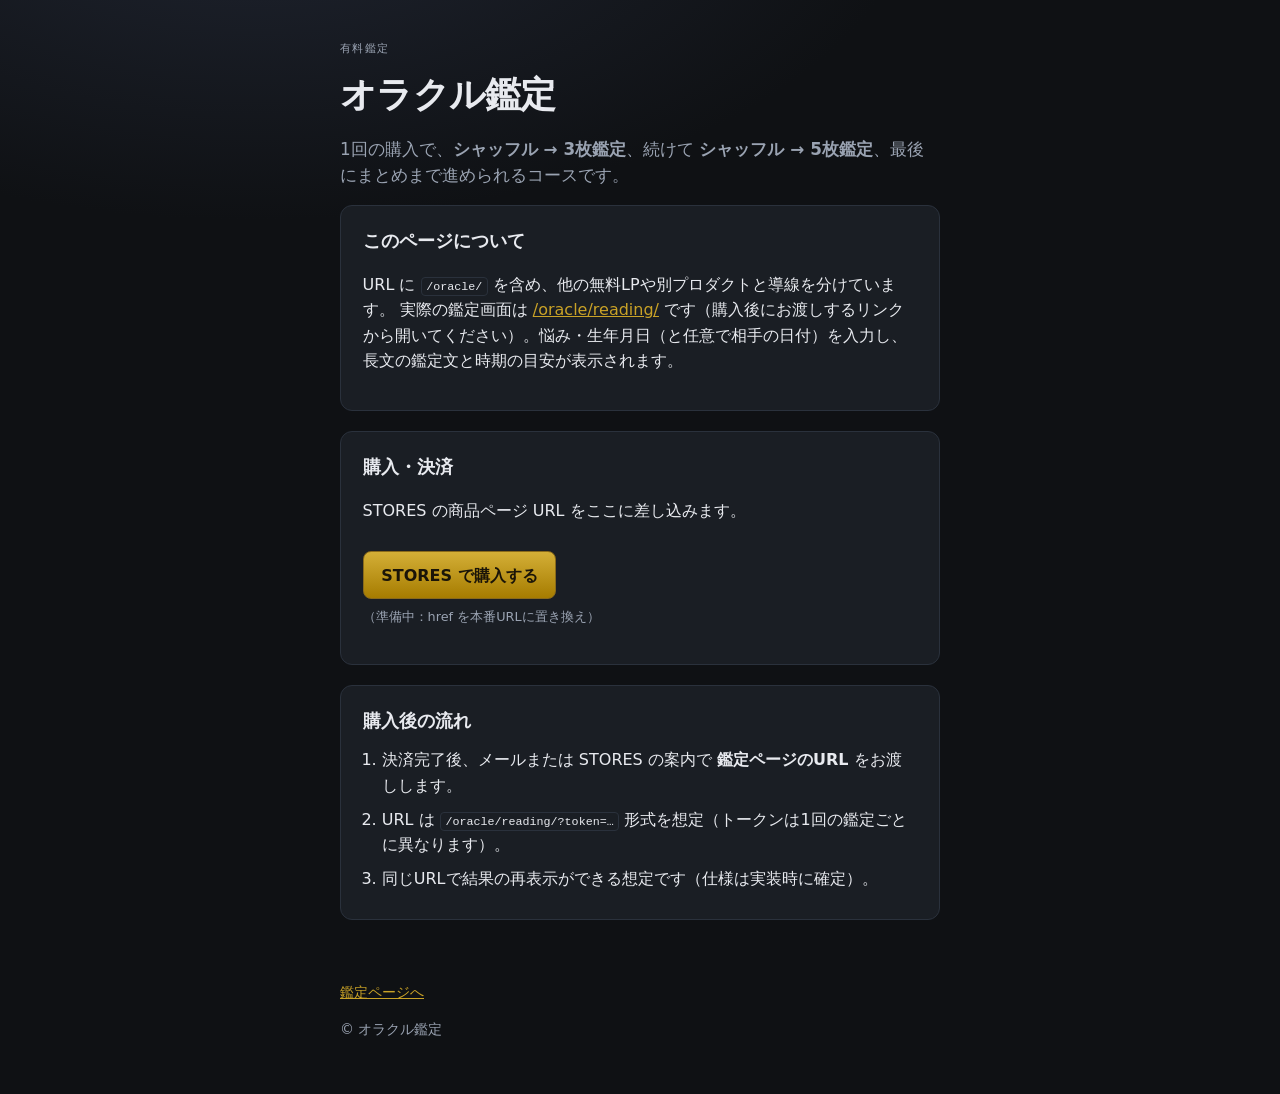
<file: paid-oracle-site-main/index.html>
<!DOCTYPE html>
<html lang="ja">
<head>
  <meta charset="utf-8" />
  <meta name="viewport" content="width=device-width, initial-scale=1" />
  <meta http-equiv="refresh" content="0; url=oracle/" />
  <title>Redirect…</title>
  <link rel="canonical" href="./oracle/" />
</head>
<body>
  <p><a href="./oracle/">オラクル有料LPへ</a></p>
</body>
</html>
</file>
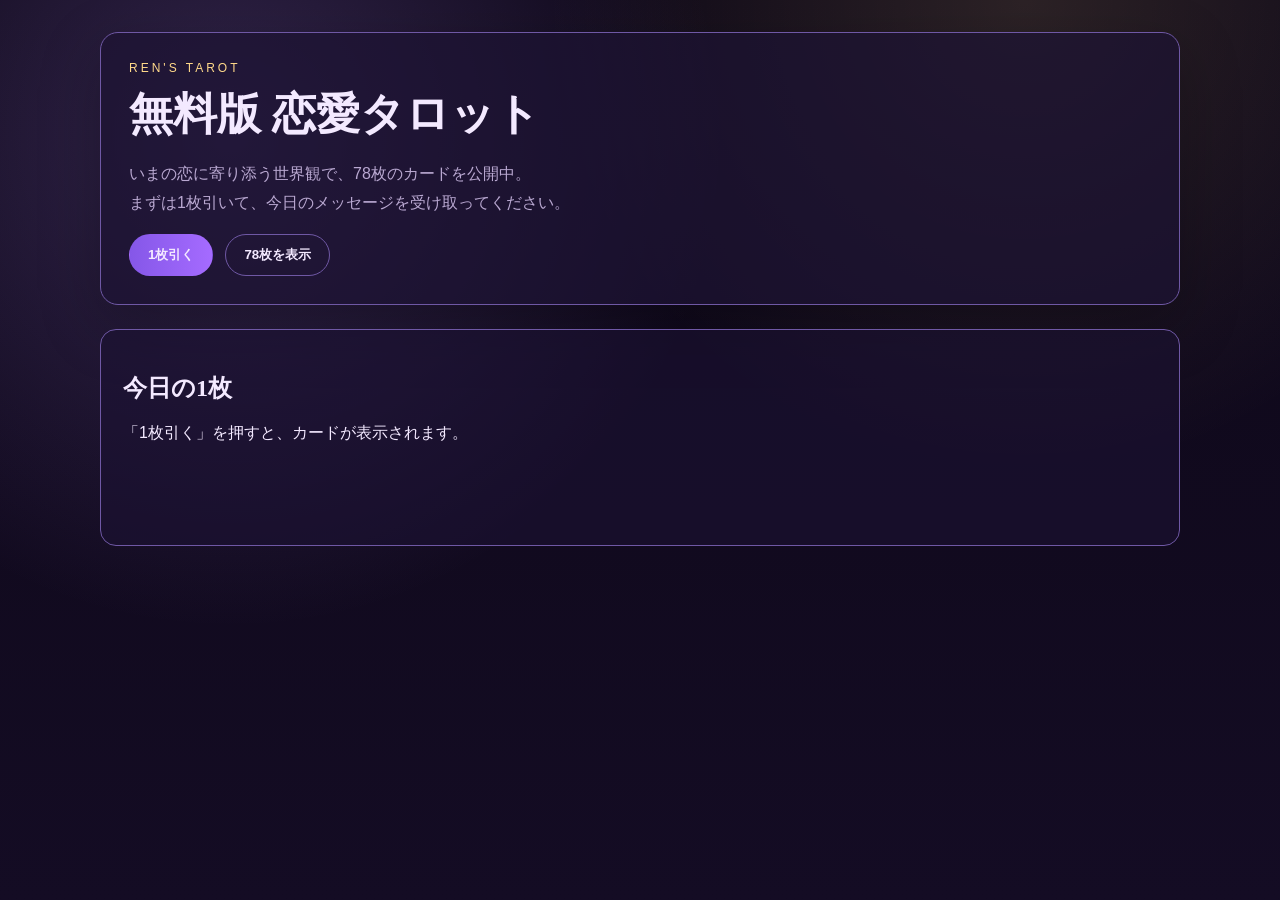
<file: tarot_lp/index.html>
<!doctype html>
<html lang="ja">
  <head>
    <meta charset="UTF-8" />
    <meta name="viewport" content="width=device-width, initial-scale=1.0" />
    <title>無料版LP | れんの恋愛タロット</title>
    <meta
      name="description"
      content="れんの恋愛タロット無料版LP。世界観を合わせたデザインで78枚のカードを一覧・1枚引きできます。"
    />
    <link rel="stylesheet" href="./styles.css" />
  </head>
  <body>
    <main class="page">
      <section class="hero">
        <p class="brand">REN'S TAROT</p>
        <h1>無料版 恋愛タロット</h1>
        <p class="lead">
          いまの恋に寄り添う世界観で、78枚のカードを公開中。<br />
          まずは1枚引いて、今日のメッセージを受け取ってください。
        </p>
        <div class="actions">
          <button id="draw-one" class="btn primary">1枚引く</button>
          <button id="toggle-list" class="btn ghost">78枚を表示</button>
        </div>
      </section>

      <section class="draw">
        <h2>今日の1枚</h2>
        <div id="draw-result" class="draw-result">
          <p>「1枚引く」を押すと、カードが表示されます。</p>
        </div>
      </section>

      <section id="gallery-section" class="gallery-section hidden">
        <h2>78枚カード一覧</h2>
        <p class="small">クリックでカード名を確認できます。</p>
        <div id="gallery" class="gallery"></div>
      </section>
    </main>

    <script src="./app.js"></script>
  </body>
</html>
</file>
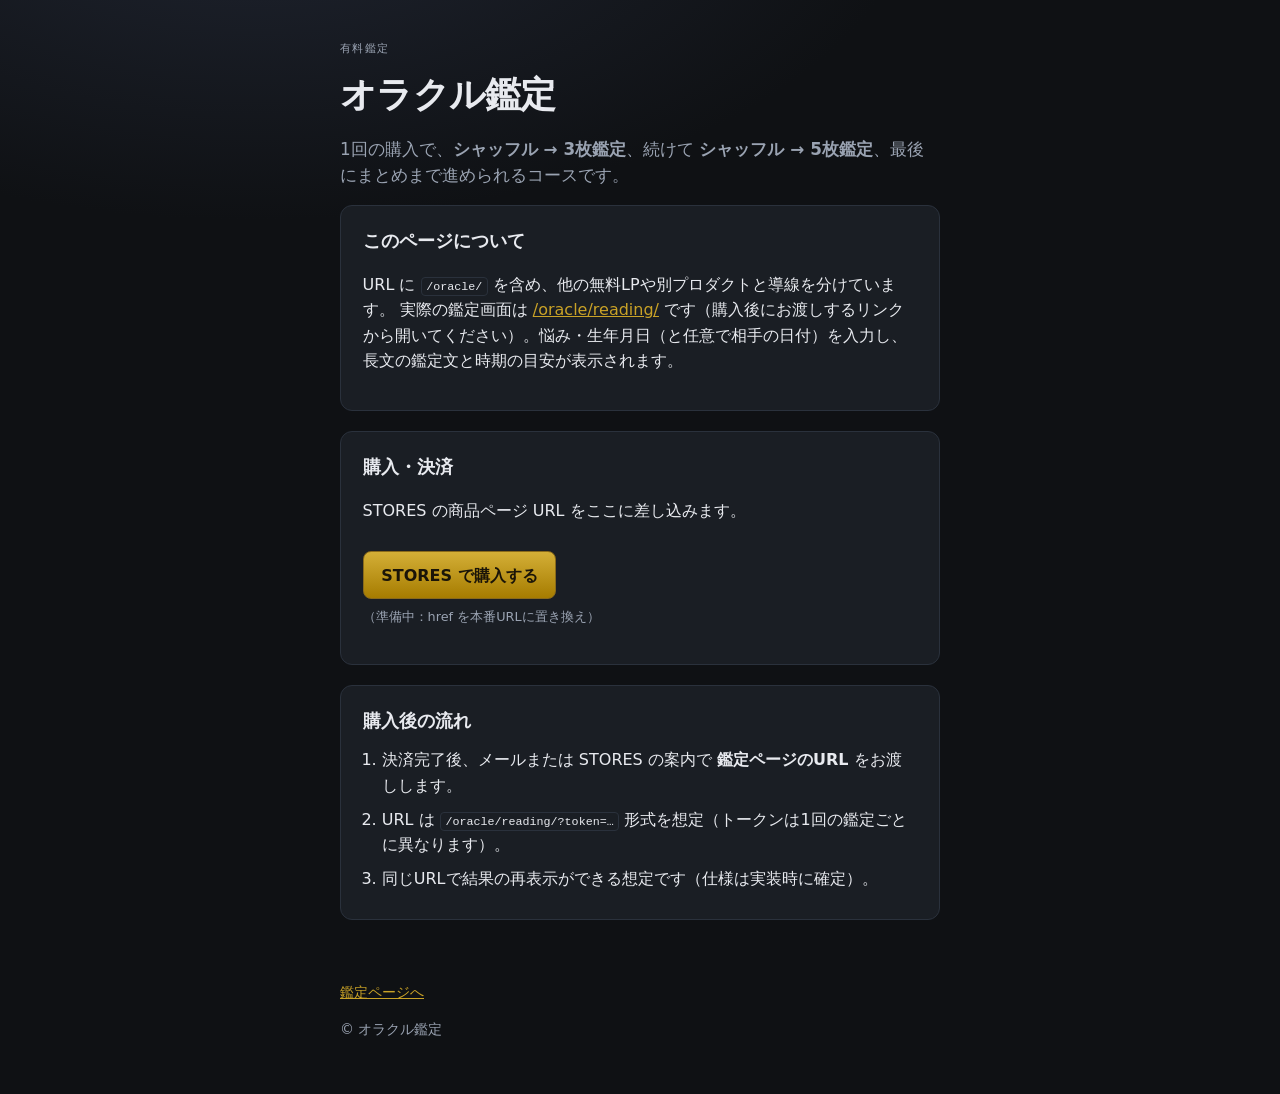
<file: paid-oracle-site-main/oracle/index.html>
<!DOCTYPE html>
<html lang="ja">
<head>
  <meta charset="utf-8" />
  <meta name="viewport" content="width=device-width, initial-scale=1, viewport-fit=cover" />
  <meta name="theme-color" content="#0f1114" />
  <title>オラクル鑑定（有料）｜3枚＋5枚セット</title>
  <meta name="description" content="シャッフルから3枚鑑定、続けて5枚鑑定まで一括の買い切り鑑定。他の無料LPとは別サイト構成です。" />
  <link rel="stylesheet" href="../assets/css/oracle.css" />
</head>
<body class="oracle-page">
  <header class="site-header">
    <p class="eyebrow">有料鑑定</p>
    <h1>オラクル鑑定</h1>
    <p class="lede">
      1回の購入で、<strong>シャッフル → 3枚鑑定</strong>、続けて <strong>シャッフル → 5枚鑑定</strong>、最後にまとめまで進められるコースです。
    </p>
  </header>

  <main class="stack">
    <section class="card">
      <h2>このページについて</h2>
      <p>
        URL に <code>/oracle/</code> を含め、他の無料LPや別プロダクトと導線を分けています。
        実際の鑑定画面は <a href="./reading/">/oracle/reading/</a> です（購入後にお渡しするリンクから開いてください）。悩み・生年月日（と任意で相手の日付）を入力し、長文の鑑定文と時期の目安が表示されます。
      </p>
    </section>

    <section class="card">
      <h2>購入・決済</h2>
      <p>STORES の商品ページ URL をここに差し込みます。</p>
      <p>
        <a class="btn btn-primary" href="#" rel="noopener">STORES で購入する</a>
        <span class="hint">（準備中：href を本番URLに置き換え）</span>
      </p>
    </section>

    <section class="card">
      <h2>購入後の流れ</h2>
      <ol class="steps">
        <li>決済完了後、メールまたは STORES の案内で <strong>鑑定ページのURL</strong> をお渡しします。</li>
        <li>URL は <code>/oracle/reading/?token=…</code> 形式を想定（トークンは1回の鑑定ごとに異なります）。</li>
        <li>同じURLで結果の再表示ができる想定です（仕様は実装時に確定）。</li>
      </ol>
    </section>
  </main>

  <footer class="site-footer">
    <p><a href="./reading/">鑑定ページへ</a></p>
    <p class="small">© オラクル鑑定</p>
  </footer>
</body>
</html>
</file>
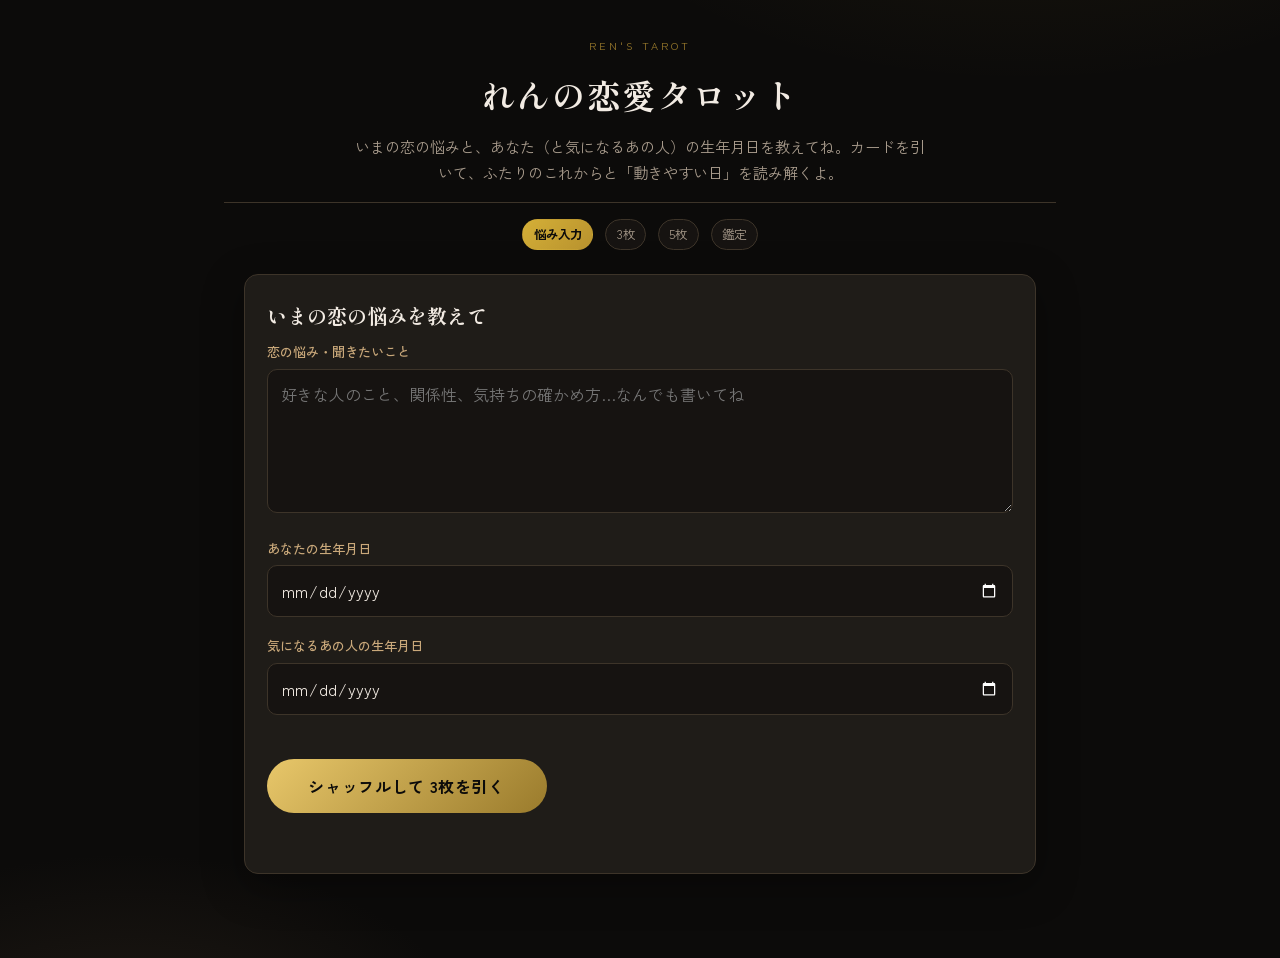
<file: paid-oracle-site-main/oracle/reading/index.html>
<!DOCTYPE html>
<html lang="ja">
<head>
  <meta charset="utf-8" />
  <meta name="viewport" content="width=device-width, initial-scale=1, viewport-fit=cover" />
  <meta name="theme-color" content="#0c0b0a" />
  <meta name="color-scheme" content="dark" />
  <title>れんの恋愛タロット</title>
  <meta name="robots" content="noindex,nofollow" />
  <meta name="description" content="れんがあなたの恋愛を占います。悩みと生年月日からカードを引き、ふたりの関係性と動きやすい時期をお届けします。" />
  <link rel="stylesheet" href="../../assets/css/paid-reading.css" />
</head>
<body class="paid-reading">
  <a class="pr-skip" href="#pr-main">本文へスキップ</a>

  <header class="pr-header">
    <p class="pr-header__badge">REN'S TAROT</p>
    <h1 class="pr-header__title">れんの恋愛タロット</h1>
    <p class="pr-header__sub">いまの恋の悩みと、あなた（と気になるあの人）の生年月日を教えてね。カードを引いて、ふたりのこれからと「動きやすい日」を読み解くよ。</p>
  </header>

  <ol class="pr-steps" aria-label="鑑定の流れ">
    <li id="step-1" class="is-active">悩み入力</li>
    <li id="step-2">3枚</li>
    <li id="step-3">5枚</li>
    <li id="step-4">鑑定</li>
  </ol>

  <main id="pr-main" class="pr-main">
    <section id="phase-intro" class="pr-panel phase" data-phase="intro">
      <h2>いまの恋の悩みを教えて</h2>

      <div class="pr-form-grid">
        <label class="pr-field">
          <span>恋の悩み・聞きたいこと</span>
          <textarea id="concern" class="pr-textarea" rows="5" placeholder="好きな人のこと、関係性、気持ちの確かめ方…なんでも書いてね" maxlength="2000" required></textarea>
        </label>

        <label class="pr-field">
          <span>あなたの生年月日</span>
          <input type="date" id="self-birth" class="pr-input-date" required />
        </label>

        <label class="pr-field">
          <span>気になるあの人の生年月日</span>
          <input type="date" id="partner-birth" class="pr-input-date" />
        </label>
      </div>

      <p id="form-error" class="pr-error" role="alert" aria-live="assertive"></p>
      <button type="button" class="pr-btn" id="btn-start">シャッフルして 3枚を引く</button>
      <p id="shuffle-intro" class="pr-shuffle-msg" aria-live="polite"></p>
    </section>

    <section id="phase-three" class="pr-panel phase is-hidden" data-phase="three" hidden>
      <h2>3枚のカード</h2>
      <p class="pr-panel__lead">いまの状況・壁になっているもの・乗り越えるヒント、の3つだよ。</p>
      <div id="spread-three" class="spread-row" role="list"></div>
      <button type="button" class="pr-btn" id="btn-to-five">残りをシャッフルして 5枚を引く</button>
      <p id="shuffle-five" class="pr-shuffle-msg" aria-live="polite"></p>
    </section>

    <section id="phase-five" class="pr-panel phase is-hidden" data-phase="five" hidden>
      <h2>5枚のカード</h2>
      <p class="pr-panel__lead">もっと深いところまで読み解いていくね。</p>
      <div id="spread-five" class="spread-row" role="list"></div>
      <button type="button" class="pr-btn" id="btn-finish">鑑定文を表示する</button>
    </section>

    <section id="phase-summary" class="pr-panel phase is-hidden" data-phase="summary" hidden>
      <h2>れんからのメッセージ</h2>
      <div id="summary-body" class="summary-box"></div>
    </section>
  </main>

  <script type="module" src="../../assets/js/reading.js"></script>
</body>
</html>
</file>
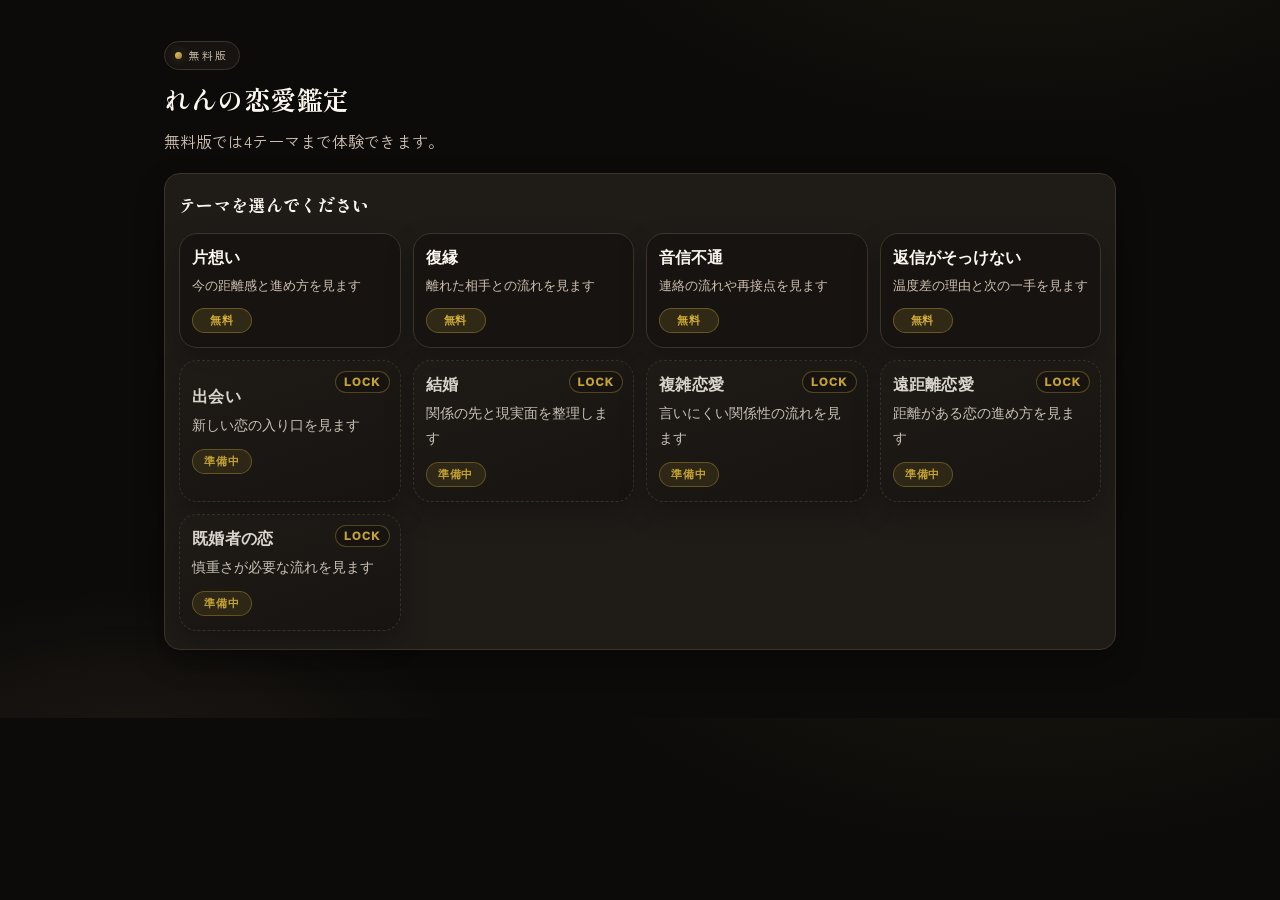
<file: tarot_continue_patch/continue.html>
<!DOCTYPE html>
<html lang="ja">
<head>
  <meta charset="UTF-8" />
  <meta name="viewport" content="width=device-width, initial-scale=1" />
  <title>れんの恋愛鑑定｜恋愛オラクル</title>
  <meta name="description" content="恋愛テーマを選んで、れんの恋愛鑑定。" />
  <style>
    @import url("https://fonts.googleapis.com/css2?family=Shippori+Mincho:wght@400;600;700&family=Zen+Kaku+Gothic+New:wght@400;500;700&display=swap");

    :root{
      /* paid-reading.css のトーンに寄せる（黒×金×ブロンズ） */
      --bg:
        radial-gradient(ellipse 900px 500px at 80% -20%, rgba(212, 175, 55, 0.08) 0%, transparent 55%),
        radial-gradient(ellipse 700px 400px at 10% 110%, rgba(90, 70, 50, 0.25) 0%, transparent 50%),
        #0c0b0a;
      --paper: #1f1c18;
      --surface: #161311;
      --soft: #0c0b0a;
      /* 可読性強化 */
      --ink:#fbf6ee;
      --muted:#d0c1b0;
      --accent:#d4af37; /* gold */
      --accent2:#9a7b2c; /* gold-dim */
      --border:#3d3429;
      --focus: rgba(212,175,55,.55);
      --shadow:0 24px 54px rgba(0,0,0,.42);
      --softShadow:0 12px 28px rgba(0,0,0,.28);
      --r-xl:20px;
      --r-lg:16px;
      --r-md:12px;

      --font-display: "Shippori Mincho","Hiragino Mincho ProN",serif;
      --font-body: "Zen Kaku Gothic New","Hiragino Sans",sans-serif;
    }

    *{ box-sizing:border-box; }
    html,body{ margin:0; padding:0; }

    body{
      font-family:var(--font-body);
      background:var(--bg);
      color:var(--ink);
      padding:20px 12px 40px;
      line-height:1.8;
      font-size:16.5px;
    }

    .page{
      max-width:980px;
      margin:0 auto;
      background:transparent;
      border-radius:var(--r-xl);
      box-shadow:none;
      padding:18px 14px 28px;
    }

    .chip{
      display:inline-flex;
      align-items:center;
      gap:6px;
      padding:4px 10px;
      border-radius:999px;
      background:var(--surface);
      border:1px solid var(--border);
      font-size:11px;
      color:var(--muted);
      margin-bottom:10px;
      letter-spacing:.24em;
    }

    .dot{
      width:7px;
      height:7px;
      border-radius:50%;
      background:linear-gradient(135deg,#e8c76a,var(--accent2));
      box-shadow:0 0 12px rgba(212,175,55,.35);
    }

    h1{
      margin:0 0 8px;
      font-size:26px;
      line-height:1.45;
      font-family:var(--font-display);
      letter-spacing:.02em;
      text-shadow: 0 1px 0 rgba(0,0,0,.35);
    }

    .sub{
      margin:0 0 16px;
      font-size:16px;
      color:var(--muted);
      line-height:1.95;
    }

    .panel{
      display:none;
      margin-top:14px;
      background:var(--paper);
      border:1px solid var(--border);
      border-radius:var(--r-lg);
      box-shadow:var(--softShadow);
      padding:16px 14px 18px;
    }

    .panel.show{ display:block; }

    .panelTitle{
      margin:0 0 10px;
      font-size:17px;
      font-weight:1000;
      color:var(--ink);
      font-family:var(--font-display);
      letter-spacing:.02em;
    }

    .themeGrid{
      display:grid;
      grid-template-columns:repeat(auto-fit,minmax(180px,1fr));
      gap:12px;
      margin-top:12px;
    }

    .themeCard{
      position:relative;
      border:none;
      border-radius:18px;
      background:var(--surface);
      border:1px solid var(--border);
      box-shadow:var(--softShadow);
      padding:14px 12px;
      text-align:left;
      cursor:pointer;
      transition:transform .18s ease, box-shadow .18s ease;
    }

    .themeCard:hover{
      transform:translateY(-2px);
      box-shadow:0 14px 28px rgba(0,0,0,.3);
    }

    .themeCard.locked{
      background:linear-gradient(160deg, rgba(31,28,24,.92), rgba(22,19,17,.92));
      border:1px dashed rgba(61,52,41,.95);
      cursor:not-allowed;
      color:var(--muted);
      opacity:.92;
    }

    .themeCard.locked:hover{
      transform:none;
      box-shadow:var(--softShadow);
    }

    .themeCard.locked .themeName{
      color:rgba(251,246,238,.92);
      font-weight:1000;
      letter-spacing:.02em;
    }
    .themeCard.locked .themeDesc{
      color:rgba(241,232,220,.88);
      font-size:13.5px;
      line-height:1.85;
    }

    .themeName{
      font-size:16px;
      font-weight:1000;
      margin:0 0 6px;
      color:var(--ink);
    }

    .themeDesc{
      font-size:13px;
      line-height:1.75;
      color:var(--muted);
      margin:0;
    }

    .badgeRow{
      display:flex;
      gap:8px;
      flex-wrap:wrap;
      margin-top:10px;
    }

    .badge{
      display:inline-flex;
      align-items:center;
      justify-content:center;
      min-width:60px;
      padding:4px 8px;
      border-radius:999px;
      font-size:11px;
      font-weight:1000;
      border:1px solid rgba(212,175,55,.35);
      background:rgba(212,175,55,.14);
      color:var(--accent);
      letter-spacing:.08em;
    }

    .badge.lock{
      background:rgba(212,175,55,.12);
      color:var(--accent);
      border-color:rgba(212,175,55,.35);
    }

    .lockOverlay{
      position:absolute;
      top:10px;
      right:10px;
      font-size:11px;
      font-weight:1000;
      color:var(--accent);
      background:rgba(22,19,17,.88);
      border:1px solid rgba(212,175,55,.35);
      padding:4px 8px;
      border-radius:999px;
      letter-spacing:.12em;
    }

    .form{
      display:grid;
      grid-template-columns:repeat(2,minmax(0,1fr));
      gap:10px;
      margin-top:10px;
    }

    .field{
      display:flex;
      flex-direction:column;
      gap:6px;
    }

    .field.full{
      grid-column:1 / -1;
    }

    label{
      font-size:13px;
      font-weight:1000;
      color:#c9a87a;
    }

    input,select,textarea{
      width:100%;
      padding:11px 12px;
      border-radius:10px;
      border:1px solid var(--border);
      background:var(--surface);
      font-size:14px;
      color:var(--ink);
    }

    input:focus,select:focus,textarea:focus{
      outline:2px solid var(--focus);
      outline-offset:1px;
    }

    textarea{
      min-height:110px;
      resize:vertical;
    }

    .hint{
      font-size:12px;
      color:var(--muted);
      line-height:1.75;
    }

    .actions{
      margin-top:14px;
      display:flex;
      flex-wrap:wrap;
      gap:10px;
    }

    .btn{
      display:inline-flex;
      align-items:center;
      justify-content:center;
      gap:8px;
      padding:12px 16px;
      border:1px solid rgba(154,123,44,.55);
      border-radius:999px;
      background:linear-gradient(135deg,#f0d27b 0%, #d4af37 45%, #9a7b2c 100%);
      color:#1a1408;
      text-decoration:none;
      font-size:13px;
      font-weight:1000;
      cursor:pointer;
      min-height:44px;
      box-shadow: 0 10px 26px rgba(212,175,55,.14), 0 10px 22px rgba(0,0,0,.28);
      transition: transform .12s ease, filter .12s ease, box-shadow .12s ease;
    }
    .btn:hover{
      filter: brightness(1.03);
      transform: translateY(-1px);
      box-shadow: 0 14px 34px rgba(212,175,55,.18), 0 14px 28px rgba(0,0,0,.32);
    }
    .btn:active{
      transform: translateY(0);
      filter: brightness(1.05);
    }

    .btn.ghost{
      background:rgba(22,19,17,.6);
      border:1px solid rgba(212,175,55,.22);
      color:var(--ink);
      box-shadow: none;
    }
    .btn.ghost:hover{
      background:rgba(22,19,17,.78);
      border-color: rgba(212,175,55,.35);
      transform: translateY(-1px);
    }

    .loading{
      display:flex;
      align-items:center;
      gap:10px;
      border:1px dashed var(--border);
      border-radius:18px;
      background:var(--surface);
      padding:12px;
    }

    .spinner{
      width:16px;
      height:16px;
      border-radius:50%;
      border:3px solid rgba(212,175,55,.25);
      border-top-color:var(--accent);
      animation:spin 1s linear infinite;
      flex:0 0 auto;
    }

    @keyframes spin{
      to{ transform:rotate(360deg); }
    }

    .summaryGrid{
      display:grid;
      grid-template-columns:1fr;
      gap:10px;
      margin-top:10px;
    }

    .summaryBox{
      border:1px solid var(--border);
      background:var(--surface);
      border-radius:16px;
      padding:12px;
    }

    .summaryBox h3{
      margin:0 0 6px;
      font-size:14px;
      color:var(--accent);
      font-family:var(--font-display);
      letter-spacing:.04em;
    }

    .summaryBox p{
      margin:0;
      font-size:14px;
      line-height:1.9;
      white-space:pre-wrap;
      color:var(--ink);
    }

    .cards{
      display:flex;
      flex-wrap:wrap;
      gap:12px;
      justify-content:space-between;
      margin-top:12px;
    }

    .cardBtn{
      flex:1 1 30%;
      max-width:300px;
      min-width:110px;
      padding:0;
      background:transparent;
      border:none;
      cursor:pointer;
      border-radius:16px;
    }

    .cardBtn[aria-pressed="true"]{
      outline:2px solid rgba(212,175,55,.55);
      outline-offset:4px;
    }

    .cardBtn img{
      display:block;
      width:100%;
      height:auto;
      border-radius:12px;
      box-shadow:var(--softShadow);
      border:1px solid rgba(61,52,41,.85);
      background:linear-gradient(160deg,#2e2a22 0%, #141210 100%);
    }

    .resultHero{
      border-radius:20px;
      border:1px solid var(--border);
      background:var(--surface);
      padding:16px;
      margin-bottom:14px;
    }

    .resultHeroTitle{
      margin:0 0 8px;
      font-size:18px;
      color:var(--accent);
      font-weight:1000;
      font-family:var(--font-display);
    }

    .resultHeroText{
      margin:0;
      line-height:1.9;
      color:var(--ink);
      white-space:pre-wrap;
    }

    .toolGrid{
      display:grid;
      grid-template-columns:repeat(auto-fit,minmax(220px,1fr));
      gap:12px;
      margin-top:16px;
    }

    .toolCard{
      border:1px solid var(--border);
      background:var(--surface);
      border-radius:18px;
      box-shadow:var(--softShadow);
      padding:16px;
    }

    .toolCard h3{
      margin:0 0 8px;
      font-size:16px;
      color:var(--ink);
      font-family:var(--font-display);
    }

    .toolCard p{
      margin:0 0 12px;
      font-size:14px;
      line-height:1.8;
      color:var(--muted);
    }

    .lockMessage{
      margin-top:12px;
      padding:12px;
      border-radius:16px;
      background:rgba(22,19,17,.9);
      border:1px solid var(--border);
      color:var(--muted);
      font-size:13px;
      line-height:1.8;
    }

    @media (max-width:768px){
      body{ padding:12px 8px 24px; }
      .page{ padding:16px 12px 22px; border-radius:24px; }
      h1{ font-size:22px; }
      .form{ grid-template-columns:1fr; }
      .cards{ gap:8px; }
      .cardBtn{ min-width:92px; }
    }
  </style>
</head>
<body>
  <main class="page">
    <div class="chip"><span class="dot"></span>無料版</div>
    <h1>れんの恋愛鑑定</h1>
    <p class="sub">
      無料版では4テーマまで体験できます。
    </p>

    <section class="panel show" id="step0">
      <h2 class="panelTitle">テーマを選んでください</h2>
      <div id="themeGrid" class="themeGrid"></div>
      <div id="lockMessage" class="lockMessage" style="display:none;"></div>
    </section>

    <section class="panel" id="step1">
      <h2 class="panelTitle">内容を入力してください</h2>
      <div class="form">
        <div class="field">
          <label for="rel">関係性</label>
          <select id="rel">
            <option value="片想い">片想い</option>
            <option value="曖昧">曖昧 / 付き合う前</option>
            <option value="交際中">交際中</option>
            <option value="元恋人">元恋人</option>
            <option value="音信不通">音信不通</option>
            <option value="夫婦">夫婦 / パートナー</option>
          </select>
        </div>

        <div class="field">
          <label for="timing">いま一番気になること</label>
          <input id="timing" placeholder="例：連絡が来るか、進展するか" />
        </div>

        <div class="field">
          <label for="bdYou">あなたの生年月日</label>
          <input id="bdYou" inputmode="numeric" maxlength="8" placeholder="例：19990101" />
        </div>

        <div class="field">
          <label for="bdThem">お相手の生年月日</label>
          <input id="bdThem" inputmode="numeric" maxlength="8" placeholder="不明なら空欄" />
        </div>

        <div class="field full">
          <label for="memo">補足メモ</label>
          <textarea id="memo" placeholder="最近の状況や気になることがあれば自由に入力"></textarea>
          <div class="hint">ここに書いた内容は画面の結果づくりに使います。送信はされません。</div>
        </div>
      </div>

      <div class="actions">
        <button class="btn" id="startBtn" type="button">鑑定する</button>
        <button class="btn ghost" id="backToThemesBtn" type="button">テーマ選択に戻る</button>
      </div>
    </section>

    <section class="panel" id="step2">
      <h2 class="panelTitle">鑑定しています…</h2>
      <div class="loading">
        <span class="spinner"></span>
        <p>テーマに合わせて流れを整理しています…</p>
      </div>
    </section>

    <section class="panel" id="step3">
      <h2 class="panelTitle">まず、今の流れの全体像です</h2>
      <div class="summaryGrid" id="overviewGrid"></div>
      <div class="actions">
        <button class="btn" id="toCardsBtn" type="button">次へ：カードを選ぶ</button>
        <button class="btn ghost" id="backToFormBtn" type="button">入力に戻る</button>
      </div>
    </section>

    <section class="panel" id="step4">
      <h2 class="panelTitle">3枚のカードから、直感で1枚選んでください</h2>
      <div class="cards">
        <button class="cardBtn" type="button" data-card="A" aria-pressed="false">
          <img id="cardImgA" src="assets/cards/c01.svg" alt="カードA（タロット）" />
        </button>
        <button class="cardBtn" type="button" data-card="B" aria-pressed="false">
          <img id="cardImgB" src="assets/cards/c02.svg" alt="カードB（タロット）" />
        </button>
        <button class="cardBtn" type="button" data-card="C" aria-pressed="false">
          <img id="cardImgC" src="assets/cards/c03.svg" alt="カードC（タロット）" />
        </button>
      </div>
      <div class="actions">
        <button class="btn ghost" id="backToOverviewBtn" type="button">前に戻る</button>
      </div>
    </section>

    <section class="panel" id="step5">
      <h2 class="panelTitle">無料版の鑑定結果</h2>

      <div class="resultHero">
        <p class="resultHeroTitle" id="finalTitle"></p>
        <p class="resultHeroText" id="finalLead"></p>
      </div>

      <div class="summaryGrid" id="resultGrid"></div>

      <div class="toolGrid">
        <div class="toolCard">
          <h3>お悩み相談ツール</h3>
          <p>今の悩みを整理したい時は、こちらの相談ページから続けて確認できます。</p>
          <a class="btn" href="http://192.168.0.231:8501/" target="_blank" rel="noopener noreferrer">お悩み相談へ進む</a>
        </div>

        <div class="toolCard">
          <h3>ストアーズ</h3>
          <p>より深いメニューや今後追加していくサービスは、こちらから確認できます。</p>
          <a class="btn" href="https://lp8hnyu9ebgefokdjdyh.stores.jp/" target="_blank" rel="noopener noreferrer">STORESを見る</a>
        </div>
      </div>

      <div class="actions">
        <button class="btn ghost" id="restartBtn" type="button">最初からやり直す</button>
      </div>
    </section>
  </main>

  <script>
    /*
      テーマ追加はここだけ増やせばOKです。
      free: true なら無料表示
      free: false ならロック表示
    */
    var THEMES = [
      { id: "crush", name: "片想い", desc: "今の距離感と進め方を見ます", free: true },
      { id: "reunion", name: "復縁", desc: "離れた相手との流れを見ます", free: true },
      { id: "silent", name: "音信不通", desc: "連絡の流れや再接点を見ます", free: true },
      { id: "reply_cold", name: "返信がそっけない", desc: "温度差の理由と次の一手を見ます", free: true },

      { id: "encounter", name: "出会い", desc: "新しい恋の入り口を見ます", free: false },

      { id: "marriage", name: "結婚", desc: "関係の先と現実面を整理します", free: false },
      { id: "triangle", name: "複雑恋愛", desc: "言いにくい関係性の流れを見ます", free: false },
      { id: "distance", name: "遠距離恋愛", desc: "距離がある恋の進め方を見ます", free: false },
      { id: "married", name: "既婚者の恋", desc: "慎重さが必要な流れを見ます", free: false }
    ];

    var THEME_TEXT = {
      crush: {
        overview: [
          { title: "今の空気", text: "相手は完全に無関心というより、様子を見ながら距離を測っている状態です。" },
          { title: "進みやすい形", text: "強く動くより、相手が返しやすい軽めの接点が流れを作ります。" },
          { title: "無料版の見どころ", text: "今は押す時か待つ時か、その見極めを中心に整理します。" }
        ]
      },
      reunion: {
        overview: [
          { title: "今の空気", text: "過去の印象は残っていても、相手は慎重に距離を取っている可能性があります。" },
          { title: "進みやすい形", text: "感情のぶつけ直しより、安心感を取り戻す流れが大切です。" },
          { title: "無料版の見どころ", text: "復縁の可能性より先に、今の接点の作り方を整理します。" }
        ]
      },
      silent: {
        overview: [
          { title: "今の空気", text: "連絡が止まっている時ほど、表面より相手の事情や心の余白が影響します。" },
          { title: "進みやすい形", text: "動くにしても、重さより自然さが鍵になります。" },
          { title: "無料版の見どころ", text: "焦って追うより、戻りやすい流れをどう作るかを見ます。" }
        ]
      },
      encounter: {
        overview: [
          { title: "今の空気", text: "恋愛運そのものより、出会いを受け取る姿勢が変化の入口になっています。" },
          { title: "進みやすい形", text: "自分の軸を整えるほど、相性の良い相手が見えやすくなります。" },
          { title: "無料版の見どころ", text: "出会いの有無だけでなく、どんな流れで恋が動くかを整理します。" }
        ]
      },
      reply_cold: {
        overview: [
          { title: "今の空気", text: "返信が急にそっけなく見えるときほど、『嫌われた』と決めつける前に、相手の余裕（忙しさ／気分／距離の取り方）を疑ってみて。気持ちが残っていても、返信のテンポだけが落ちることはよくあります。" },
          { title: "進みやすい形", text: "長文で詰めるより、短く・具体的に・返しやすく。おすすめは“選択式”の一言質問（例：今週どっちが楽？／今夜少し話せる？）。返す負担を下げると温度差は戻りやすいです。" },
          { title: "無料版の見どころ", text: "『考えすぎ？』の不安を整理して、いま動くなら何を・どの順番でやるといいかを短くまとめます。" }
        ]
      }
    };

    /** 78枚のカード画像（assets/cards/c01.svg … c78.svg） */
    var TAROT_DECK_URLS = (function(){
      var a = [];
      for (var i = 1; i <= 78; i++) {
        var n = i < 10 ? "0" + i : String(i);
        a.push("assets/cards/c" + n + ".svg");
      }
      return a;
    })();

    function shuffleCopy(arr){
      var a = arr.slice();
      for (var i = a.length - 1; i > 0; i--) {
        var j = Math.floor(Math.random() * (i + 1));
        var t = a[i];
        a[i] = a[j];
        a[j] = t;
      }
      return a;
    }

    /** カード選択画面に、デッキからランダムで3枚を表示 */
    function assignThreeRandomCards(){
      var picks = shuffleCopy(TAROT_DECK_URLS).slice(0, 3);
      var ids = ["cardImgA", "cardImgB", "cardImgC"];
      var labels = ["カードA（タロット）", "カードB（タロット）", "カードC（タロット）"];
      for (var k = 0; k < 3; k++) {
        var el = document.getElementById(ids[k]);
        if (el) {
          el.src = picks[k];
          el.alt = labels[k];
        }
      }
    }

    function resetCardImagesToDefault(){
      var defs = [
        { id: "cardImgA", src: "assets/cards/c01.svg" },
        { id: "cardImgB", src: "assets/cards/c02.svg" },
        { id: "cardImgC", src: "assets/cards/c03.svg" }
      ];
      defs.forEach(function(d){
        var el = document.getElementById(d.id);
        if (el) el.src = d.src;
      });
    }

    var CARD_RESULTS = {
      A: {
        tone: "慎重に整える流れ",
        now: "今は感情を一気に動かすより、相手も自分も落ち着いて見ている時期です。",
        past: "過去のすれ違いや温度差が、まだ少しだけ今の反応に影響しています。",
        future: "近いうちに小さなきっかけから流れが戻りやすい兆しがあります。",
        next: "結論を急がず、まずは相手が受け取りやすい形で接点を作ることが大切です。"
      },
      B: {
        tone: "関係がやわらかく動く流れ",
        now: "今は見えないところで相手の中の印象が少しずつ育っています。",
        past: "過去のやり取りの中に、相手が安心していた感覚が残っています。",
        future: "タイミングが合えば、思ったより自然に距離が縮まりやすい流れです。",
        next: "重さよりも親しみやすさを優先すると、相手の反応が変わりやすくなります。"
      },
      C: {
        tone: "気持ちの整理が先に必要な流れ",
        now: "今は外側の変化より、自分の本音や不安の整理が重要な段階です。",
        past: "過去の傷つきや迷いが、今の受け取り方に少し影響しているようです。",
        future: "自分の気持ちが整うほど、関係の見え方も自然に変わっていきます。",
        next: "相手を追う前に、自分が本当に望む形を明確にすることが流れを安定させます。"
      }
    };

    function $(selector){ return document.querySelector(selector); }
    function show(el){ if (el) el.classList.add("show"); }
    function hide(el){ if (el) el.classList.remove("show"); }

    var state = {
      themeId: null,
      themeName: "",
      rel: "",
      timing: "",
      memo: "",
      card: ""
    };

    function renderThemes(){
      var grid = $("#themeGrid");
      var lockMessage = $("#lockMessage");

      grid.innerHTML = THEMES.map(function(theme){
        if(theme.free){
          return [
            '<button class="themeCard" type="button" data-theme-id="', theme.id, '">',
              '<div class="themeName">', theme.name, '</div>',
              '<p class="themeDesc">', theme.desc, '</p>',
              '<div class="badgeRow"><span class="badge">無料</span></div>',
            '</button>'
          ].join("");
        }

        return [
          '<button class="themeCard locked" type="button" data-locked="true" data-theme-name="', theme.name, '">',
            '<div class="lockOverlay">LOCK</div>',
            '<div class="themeName">', theme.name, '</div>',
            '<p class="themeDesc">', theme.desc, '</p>',
            '<div class="badgeRow"><span class="badge lock">準備中</span></div>',
          '</button>'
        ].join("");
      }).join("");

      grid.querySelectorAll(".themeCard").forEach(function(card){
        if(card.dataset.locked === "true"){
          card.addEventListener("click", function(){
            lockMessage.style.display = "block";
            lockMessage.textContent = "「" + card.dataset.themeName + "」は現在準備中です。無料版では、表示されている無料テーマのみ利用できます。";
          });
          return;
        }

        card.addEventListener("click", function(){
          lockMessage.style.display = "none";
          var themeId = card.dataset.themeId;
          var theme = THEMES.find(function(item){ return item.id === themeId; });
          state.themeId = themeId;
          state.themeName = theme ? theme.name : "";
          hide($("#step0"));
          show($("#step1"));
        });
      });
    }

    function renderOverview(){
      var list = (THEME_TEXT[state.themeId] && THEME_TEXT[state.themeId].overview) || [
        { title: "今の空気", text: "今は全体の流れを落ち着いて見極める時期です。" },
        { title: "進みやすい形", text: "感情よりも整ったやり取りが鍵になります。" },
        { title: "無料版の見どころ", text: "今の状況と今後の一手を整理します。" }
      ];

      $("#overviewGrid").innerHTML = list.map(function(item){
        return [
          '<div class="summaryBox">',
            '<h3>', item.title, '</h3>',
            '<p>', item.text, '</p>',
          '</div>'
        ].join("");
      }).join("");
    }

    function renderFinal(cardKey){
      var reading = CARD_RESULTS[cardKey];
      var finalLead = [
        "テーマ: " + state.themeName,
        "関係性: " + state.rel,
        state.timing ? "いま気になること: " + state.timing : "",
        "",
        "今回のカードは「" + reading.tone + "」を示しています。"
      ].filter(Boolean).join("\n");

      $("#finalTitle").textContent = state.themeName + "の無料鑑定結果";
      $("#finalLead").textContent = finalLead;

      var extras = state.memo
        ? "補足メモから見ると、「" + state.memo + "」という気がかりは、すぐ答えを出すより流れを整えていく方が合っています。"
        : "今は気持ちを急いで決めるより、流れを見ながら一手ずつ整える方が結果につながりやすいです。";

      $("#resultGrid").innerHTML = [
        { title: "現状", text: reading.now },
        { title: "過去", text: reading.past },
        { title: "未来（近未来）", text: reading.future },
        { title: "今後どうすればいいか", text: reading.next },
        { title: "今回の補足", text: extras }
      ].map(function(item){
        return [
          '<div class="summaryBox">',
            '<h3>', item.title, '</h3>',
            '<p>', item.text, '</p>',
          '</div>'
        ].join("");
      }).join("");
    }

    $("#backToThemesBtn").addEventListener("click", function(){
      hide($("#step1"));
      show($("#step0"));
    });

    $("#startBtn").addEventListener("click", function(){
      state.rel = $("#rel").value;
      state.timing = $("#timing").value.trim();
      state.memo = $("#memo").value.trim();

      hide($("#step1"));
      show($("#step2"));

      setTimeout(function(){
        hide($("#step2"));
        renderOverview();
        show($("#step3"));
      }, 900);
    });

    $("#backToFormBtn").addEventListener("click", function(){
      hide($("#step3"));
      show($("#step1"));
    });

    $("#toCardsBtn").addEventListener("click", function(){
      assignThreeRandomCards();
      hide($("#step3"));
      show($("#step4"));
    });

    $("#backToOverviewBtn").addEventListener("click", function(){
      hide($("#step4"));
      show($("#step3"));
    });

    document.querySelectorAll(".cardBtn").forEach(function(btn){
      btn.addEventListener("click", function(){
        document.querySelectorAll(".cardBtn").forEach(function(item){
          item.setAttribute("aria-pressed", "false");
        });
        btn.setAttribute("aria-pressed", "true");

        state.card = btn.dataset.card;
        renderFinal(state.card);

        hide($("#step4"));
        show($("#step5"));
      });
    });

    $("#restartBtn").addEventListener("click", function(){
      state = {
        themeId: null,
        themeName: "",
        rel: "",
        timing: "",
        memo: "",
        card: ""
      };

      $("#rel").value = "片想い";
      $("#timing").value = "";
      $("#bdYou").value = "";
      $("#bdThem").value = "";
      $("#memo").value = "";

      document.querySelectorAll(".cardBtn").forEach(function(item){
        item.setAttribute("aria-pressed", "false");
      });

      resetCardImagesToDefault();

      hide($("#step1"));
      hide($("#step2"));
      hide($("#step3"));
      hide($("#step4"));
      hide($("#step5"));
      show($("#step0"));
    });

    renderThemes();
  </script>
</body>
</html>
</file>
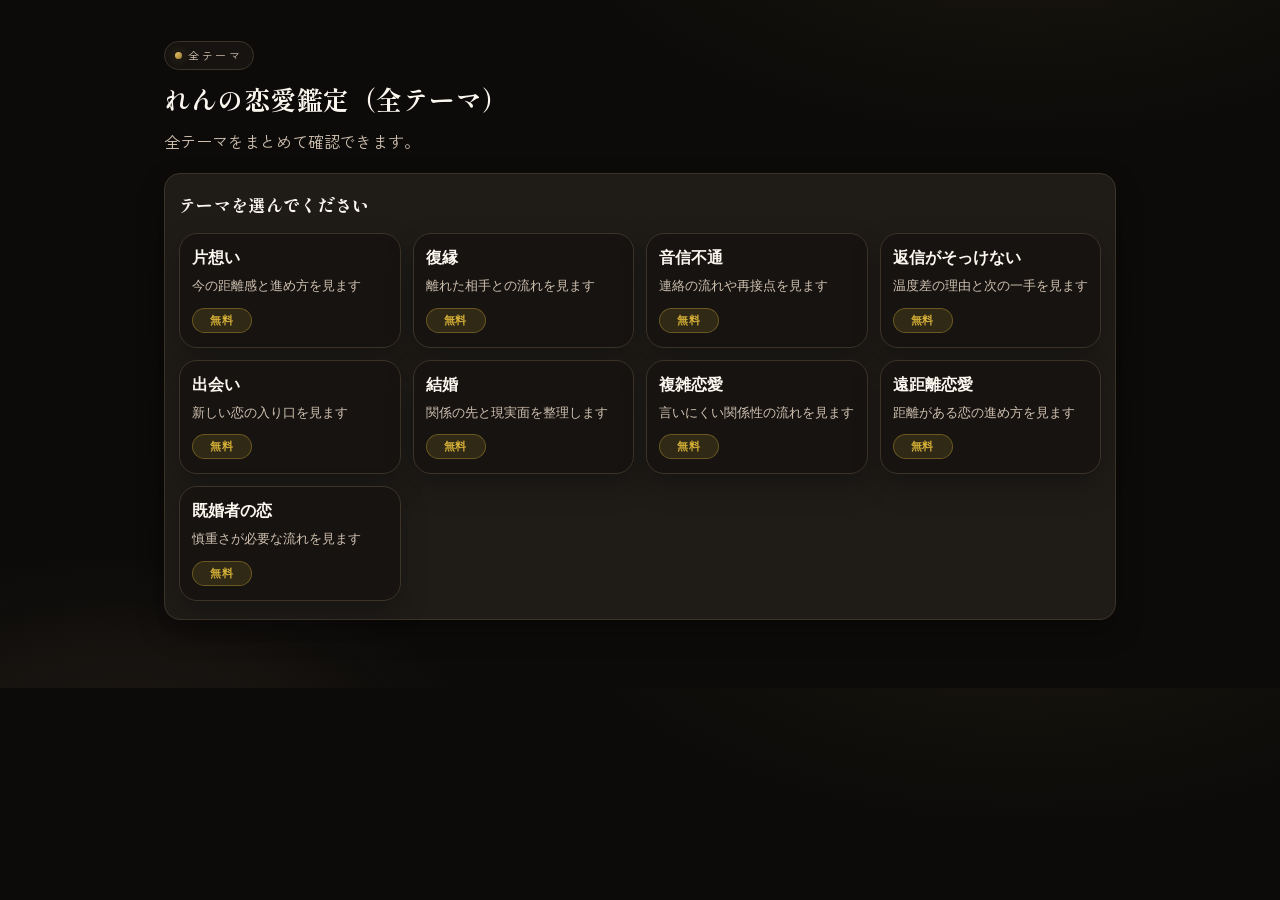
<file: tarot_continue_patch/continue_all_free.html>
<!DOCTYPE html>
<html lang="ja">
<head>
  <meta charset="UTF-8" />
  <meta name="viewport" content="width=device-width, initial-scale=1" />
  <title>れんの恋愛鑑定（全テーマ）｜恋愛オラクル</title>
  <meta name="description" content="恋愛テーマを選んで、れんの恋愛鑑定（全テーマ）。" />
  <style>
    @import url("https://fonts.googleapis.com/css2?family=Shippori+Mincho:wght@400;600;700&family=Zen+Kaku+Gothic+New:wght@400;500;700&display=swap");

    :root{
      /* paid-reading.css のトーンに寄せる（黒×金×ブロンズ） */
      --bg:
        radial-gradient(ellipse 900px 500px at 80% -20%, rgba(212, 175, 55, 0.08) 0%, transparent 55%),
        radial-gradient(ellipse 700px 400px at 10% 110%, rgba(90, 70, 50, 0.25) 0%, transparent 50%),
        #0c0b0a;
      --paper: #1f1c18;
      --surface: #161311;
      --soft: #0c0b0a;
      /* 可読性強化 */
      --ink:#fbf6ee;
      --muted:#d0c1b0;
      --accent:#d4af37; /* gold */
      --accent2:#9a7b2c; /* gold-dim */
      --border:#3d3429;
      --focus: rgba(212,175,55,.55);
      --shadow:0 24px 54px rgba(0,0,0,.42);
      --softShadow:0 12px 28px rgba(0,0,0,.28);
      --r-xl:20px;
      --r-lg:16px;
      --r-md:12px;

      --font-display: "Shippori Mincho","Hiragino Mincho ProN",serif;
      --font-body: "Zen Kaku Gothic New","Hiragino Sans",sans-serif;
    }

    *{ box-sizing:border-box; }
    html,body{ margin:0; padding:0; }

    body{
      font-family:var(--font-body);
      background:var(--bg);
      color:var(--ink);
      padding:20px 12px 40px;
      line-height:1.8;
      font-size:16.5px;
    }

    .page{
      max-width:980px;
      margin:0 auto;
      background:transparent;
      border-radius:var(--r-xl);
      box-shadow:none;
      padding:18px 14px 28px;
    }

    .chip{
      display:inline-flex;
      align-items:center;
      gap:6px;
      padding:4px 10px;
      border-radius:999px;
      background:var(--surface);
      border:1px solid var(--border);
      font-size:11px;
      color:var(--muted);
      margin-bottom:10px;
      letter-spacing:.24em;
    }

    .dot{
      width:7px;
      height:7px;
      border-radius:50%;
      background:linear-gradient(135deg,#e8c76a,var(--accent2));
      box-shadow:0 0 12px rgba(212,175,55,.35);
    }

    h1{
      margin:0 0 8px;
      font-size:26px;
      line-height:1.45;
      font-family:var(--font-display);
      letter-spacing:.02em;
      text-shadow: 0 1px 0 rgba(0,0,0,.35);
    }

    .sub{
      margin:0 0 16px;
      font-size:16px;
      color:var(--muted);
      line-height:1.95;
    }

    .panel{
      display:none;
      margin-top:14px;
      background:var(--paper);
      border:1px solid var(--border);
      border-radius:var(--r-lg);
      box-shadow:var(--softShadow);
      padding:16px 14px 18px;
    }

    .panel.show{ display:block; }

    .panelTitle{
      margin:0 0 10px;
      font-size:17px;
      font-weight:1000;
      color:var(--ink);
      font-family:var(--font-display);
      letter-spacing:.02em;
    }

    .themeGrid{
      display:grid;
      grid-template-columns:repeat(auto-fit,minmax(180px,1fr));
      gap:12px;
      margin-top:12px;
    }

    .themeCard{
      position:relative;
      border:none;
      border-radius:18px;
      background:var(--surface);
      border:1px solid var(--border);
      box-shadow:var(--softShadow);
      padding:14px 12px;
      text-align:left;
      cursor:pointer;
      transition:transform .18s ease, box-shadow .18s ease;
    }

    .themeCard:hover{
      transform:translateY(-2px);
      box-shadow:0 14px 28px rgba(0,0,0,.3);
    }

    .themeCard.locked{
      background:linear-gradient(160deg, rgba(31,28,24,.92), rgba(22,19,17,.92));
      border:1px dashed rgba(61,52,41,.95);
      cursor:not-allowed;
      color:var(--muted);
      opacity:.92;
    }

    .themeCard.locked:hover{
      transform:none;
      box-shadow:var(--softShadow);
    }

    .themeCard.locked .themeName{
      color:rgba(251,246,238,.92);
      font-weight:1000;
      letter-spacing:.02em;
    }
    .themeCard.locked .themeDesc{
      color:rgba(241,232,220,.88);
      font-size:13.5px;
      line-height:1.85;
    }

    .themeName{
      font-size:16px;
      font-weight:1000;
      margin:0 0 6px;
      color:var(--ink);
    }

    .themeDesc{
      font-size:13px;
      line-height:1.75;
      color:var(--muted);
      margin:0;
    }

    .badgeRow{
      display:flex;
      gap:8px;
      flex-wrap:wrap;
      margin-top:10px;
    }

    .badge{
      display:inline-flex;
      align-items:center;
      justify-content:center;
      min-width:60px;
      padding:4px 8px;
      border-radius:999px;
      font-size:11px;
      font-weight:1000;
      border:1px solid rgba(212,175,55,.35);
      background:rgba(212,175,55,.14);
      color:var(--accent);
      letter-spacing:.08em;
    }

    .badge.lock{
      background:rgba(212,175,55,.12);
      color:var(--accent);
      border-color:rgba(212,175,55,.35);
    }

    .lockOverlay{
      position:absolute;
      top:10px;
      right:10px;
      font-size:11px;
      font-weight:1000;
      color:var(--accent);
      background:rgba(22,19,17,.88);
      border:1px solid rgba(212,175,55,.35);
      padding:4px 8px;
      border-radius:999px;
      letter-spacing:.12em;
    }

    .form{
      display:grid;
      grid-template-columns:repeat(2,minmax(0,1fr));
      gap:10px;
      margin-top:10px;
    }

    .field{
      display:flex;
      flex-direction:column;
      gap:6px;
    }

    .field.full{
      grid-column:1 / -1;
    }

    label{
      font-size:13px;
      font-weight:1000;
      color:#c9a87a;
    }

    input,select,textarea{
      width:100%;
      padding:11px 12px;
      border-radius:10px;
      border:1px solid var(--border);
      background:var(--surface);
      font-size:14px;
      color:var(--ink);
    }

    input:focus,select:focus,textarea:focus{
      outline:2px solid var(--focus);
      outline-offset:1px;
    }

    textarea{
      min-height:110px;
      resize:vertical;
    }

    .hint{
      font-size:12px;
      color:var(--muted);
      line-height:1.75;
    }

    .actions{
      margin-top:14px;
      display:flex;
      flex-wrap:wrap;
      gap:10px;
    }

    .btn{
      display:inline-flex;
      align-items:center;
      justify-content:center;
      gap:8px;
      padding:12px 16px;
      border:1px solid rgba(154,123,44,.55);
      border-radius:999px;
      background:linear-gradient(135deg,#f0d27b 0%, #d4af37 45%, #9a7b2c 100%);
      color:#1a1408;
      text-decoration:none;
      font-size:13px;
      font-weight:1000;
      cursor:pointer;
      min-height:44px;
      box-shadow: 0 10px 26px rgba(212,175,55,.14), 0 10px 22px rgba(0,0,0,.28);
      transition: transform .12s ease, filter .12s ease, box-shadow .12s ease;
    }
    .btn:hover{
      filter: brightness(1.03);
      transform: translateY(-1px);
      box-shadow: 0 14px 34px rgba(212,175,55,.18), 0 14px 28px rgba(0,0,0,.32);
    }
    .btn:active{
      transform: translateY(0);
      filter: brightness(1.05);
    }

    .btn.ghost{
      background:rgba(22,19,17,.6);
      border:1px solid rgba(212,175,55,.22);
      color:var(--ink);
      box-shadow: none;
    }
    .btn.ghost:hover{
      background:rgba(22,19,17,.78);
      border-color: rgba(212,175,55,.35);
      transform: translateY(-1px);
    }

    .loading{
      display:flex;
      align-items:center;
      gap:10px;
      border:1px dashed var(--border);
      border-radius:18px;
      background:var(--surface);
      padding:12px;
    }

    .spinner{
      width:16px;
      height:16px;
      border-radius:50%;
      border:3px solid rgba(212,175,55,.25);
      border-top-color:var(--accent);
      animation:spin 1s linear infinite;
      flex:0 0 auto;
    }

    @keyframes spin{
      to{ transform:rotate(360deg); }
    }

    .summaryGrid{
      display:grid;
      grid-template-columns:1fr;
      gap:10px;
      margin-top:10px;
    }

    .summaryBox{
      border:1px solid var(--border);
      background:var(--surface);
      border-radius:16px;
      padding:12px;
    }

    .summaryBox h3{
      margin:0 0 6px;
      font-size:14px;
      color:var(--accent);
      font-family:var(--font-display);
      letter-spacing:.04em;
    }

    .summaryBox p{
      margin:0;
      font-size:14px;
      line-height:1.9;
      white-space:pre-wrap;
      color:var(--ink);
    }

    .cards{
      display:flex;
      flex-wrap:wrap;
      gap:12px;
      justify-content:space-between;
      margin-top:12px;
    }

    .cardBtn{
      flex:1 1 30%;
      max-width:300px;
      min-width:110px;
      padding:0;
      background:transparent;
      border:none;
      cursor:pointer;
      border-radius:16px;
    }

    .cardBtn[aria-pressed="true"]{
      outline:2px solid rgba(212,175,55,.55);
      outline-offset:4px;
    }

    .cardBtn img{
      display:block;
      width:100%;
      height:auto;
      border-radius:12px;
      box-shadow:var(--softShadow);
      border:1px solid rgba(61,52,41,.85);
      background:linear-gradient(160deg,#2e2a22 0%, #141210 100%);
    }

    .resultHero{
      border-radius:20px;
      border:1px solid var(--border);
      background:var(--surface);
      padding:16px;
      margin-bottom:14px;
    }

    .resultHeroTitle{
      margin:0 0 8px;
      font-size:18px;
      color:var(--accent);
      font-weight:1000;
      font-family:var(--font-display);
    }

    .resultHeroText{
      margin:0;
      line-height:1.9;
      color:var(--ink);
      white-space:pre-wrap;
    }

    .toolGrid{
      display:grid;
      grid-template-columns:repeat(auto-fit,minmax(220px,1fr));
      gap:12px;
      margin-top:16px;
    }

    .toolCard{
      border:1px solid var(--border);
      background:var(--surface);
      border-radius:18px;
      box-shadow:var(--softShadow);
      padding:16px;
    }

    .toolCard h3{
      margin:0 0 8px;
      font-size:16px;
      color:var(--ink);
      font-family:var(--font-display);
    }

    .toolCard p{
      margin:0 0 12px;
      font-size:14px;
      line-height:1.8;
      color:var(--muted);
    }

    .lockMessage{
      margin-top:12px;
      padding:12px;
      border-radius:16px;
      background:rgba(22,19,17,.9);
      border:1px solid var(--border);
      color:var(--muted);
      font-size:13px;
      line-height:1.8;
    }

    @media (max-width:768px){
      body{ padding:12px 8px 24px; }
      .page{ padding:16px 12px 22px; border-radius:24px; }
      h1{ font-size:22px; }
      .form{ grid-template-columns:1fr; }
      .cards{ gap:8px; }
      .cardBtn{ min-width:92px; }
    }
  </style>
</head>
<body>
  <main class="page">
    <div class="chip"><span class="dot"></span>全テーマ</div>
    <h1>れんの恋愛鑑定（全テーマ）</h1>
    <p class="sub">
      全テーマをまとめて確認できます。
    </p>

    <section class="panel show" id="step0">
      <h2 class="panelTitle">テーマを選んでください</h2>
      <div id="themeGrid" class="themeGrid"></div>
      <div id="lockMessage" class="lockMessage" style="display:none;"></div>
    </section>

    <section class="panel" id="step1">
      <h2 class="panelTitle">内容を入力してください</h2>
      <div class="form">
        <div class="field">
          <label for="rel">関係性</label>
          <select id="rel">
            <option value="片想い">片想い</option>
            <option value="曖昧">曖昧 / 付き合う前</option>
            <option value="交際中">交際中</option>
            <option value="元恋人">元恋人</option>
            <option value="音信不通">音信不通</option>
            <option value="夫婦">夫婦 / パートナー</option>
          </select>
        </div>

        <div class="field">
          <label for="timing">いま一番気になること</label>
          <input id="timing" placeholder="例：連絡が来るか、進展するか" />
        </div>

        <div class="field">
          <label for="bdYou">あなたの生年月日</label>
          <input id="bdYou" inputmode="numeric" maxlength="8" placeholder="例：19990101" />
        </div>

        <div class="field">
          <label for="bdThem">お相手の生年月日</label>
          <input id="bdThem" inputmode="numeric" maxlength="8" placeholder="不明なら空欄" />
        </div>

        <div class="field full">
          <label for="memo">補足メモ</label>
          <textarea id="memo" placeholder="最近の状況や気になることがあれば自由に入力"></textarea>
          <div class="hint">ここに書いた内容は画面の結果づくりに使います。送信はされません。</div>
        </div>
      </div>

      <div class="actions">
        <button class="btn" id="startBtn" type="button">鑑定する</button>
        <button class="btn ghost" id="backToThemesBtn" type="button">テーマ選択に戻る</button>
      </div>
    </section>

    <section class="panel" id="step2">
      <h2 class="panelTitle">鑑定しています…</h2>
      <div class="loading">
        <span class="spinner"></span>
        <p>テーマに合わせて流れを整理しています…</p>
      </div>
    </section>

    <section class="panel" id="step3">
      <h2 class="panelTitle">まず、今の流れの全体像です</h2>
      <div class="summaryGrid" id="overviewGrid"></div>
      <div class="actions">
        <button class="btn" id="toCardsBtn" type="button">次へ：カードを選ぶ</button>
        <button class="btn ghost" id="backToFormBtn" type="button">入力に戻る</button>
      </div>
    </section>

    <section class="panel" id="step4">
      <h2 class="panelTitle">3枚のカードから、直感で1枚選んでください</h2>
      <div class="cards">
        <button class="cardBtn" type="button" data-card="A" aria-pressed="false">
          <img id="cardImgA" src="assets/cards/c01.svg" alt="カードA（タロット）" />
        </button>
        <button class="cardBtn" type="button" data-card="B" aria-pressed="false">
          <img id="cardImgB" src="assets/cards/c02.svg" alt="カードB（タロット）" />
        </button>
        <button class="cardBtn" type="button" data-card="C" aria-pressed="false">
          <img id="cardImgC" src="assets/cards/c03.svg" alt="カードC（タロット）" />
        </button>
      </div>
      <div class="actions">
        <button class="btn ghost" id="backToOverviewBtn" type="button">前に戻る</button>
      </div>
    </section>

    <section class="panel" id="step5">
      <h2 class="panelTitle">無料版の鑑定結果</h2>

      <div class="resultHero">
        <p class="resultHeroTitle" id="finalTitle"></p>
        <p class="resultHeroText" id="finalLead"></p>
      </div>

      <div class="summaryGrid" id="resultGrid"></div>

      <div class="toolGrid">
        <div class="toolCard">
          <h3>お悩み相談ツール</h3>
          <p>今の悩みを整理したい時は、こちらの相談ページから続けて確認できます。</p>
          <a class="btn" href="http://192.168.0.231:8501/" target="_blank" rel="noopener noreferrer">お悩み相談へ進む</a>
        </div>

        <div class="toolCard">
          <h3>ストアーズ</h3>
          <p>より深いメニューや今後追加していくサービスは、こちらから確認できます。</p>
          <a class="btn" href="https://lp8hnyu9ebgefokdjdyh.stores.jp/" target="_blank" rel="noopener noreferrer">STORESを見る</a>
        </div>
      </div>

      <div class="actions">
        <button class="btn ghost" id="restartBtn" type="button">最初からやり直す</button>
      </div>
    </section>
  </main>

  <script>
    /*
      テーマ追加はここだけ増やせばOKです。
      free: true なら無料表示
      free: false ならロック表示
    */
    var THEMES = [
      { id: "crush", name: "片想い", desc: "今の距離感と進め方を見ます", free: true },
      { id: "reunion", name: "復縁", desc: "離れた相手との流れを見ます", free: true },
      { id: "silent", name: "音信不通", desc: "連絡の流れや再接点を見ます", free: true },
      { id: "reply_cold", name: "返信がそっけない", desc: "温度差の理由と次の一手を見ます", free: true },
      { id: "encounter", name: "出会い", desc: "新しい恋の入り口を見ます", free: true },
      { id: "marriage", name: "結婚", desc: "関係の先と現実面を整理します", free: true },
      { id: "triangle", name: "複雑恋愛", desc: "言いにくい関係性の流れを見ます", free: true },
      { id: "distance", name: "遠距離恋愛", desc: "距離がある恋の進め方を見ます", free: true },
      { id: "married", name: "既婚者の恋", desc: "慎重さが必要な流れを見ます", free: true }
    ];

    var THEME_TEXT = {
      crush: {
        overview: [
          { title: "今の空気", text: "相手は完全に無関心というより、様子を見ながら距離を測っている状態です。" },
          { title: "進みやすい形", text: "強く動くより、相手が返しやすい軽めの接点が流れを作ります。" },
          { title: "無料版の見どころ", text: "今は押す時か待つ時か、その見極めを中心に整理します。" }
        ]
      },
      reunion: {
        overview: [
          { title: "今の空気", text: "過去の印象は残っていても、相手は慎重に距離を取っている可能性があります。" },
          { title: "進みやすい形", text: "感情のぶつけ直しより、安心感を取り戻す流れが大切です。" },
          { title: "無料版の見どころ", text: "復縁の可能性より先に、今の接点の作り方を整理します。" }
        ]
      },
      silent: {
        overview: [
          { title: "今の空気", text: "連絡が止まっている時ほど、表面より相手の事情や心の余白が影響します。" },
          { title: "進みやすい形", text: "動くにしても、重さより自然さが鍵になります。" },
          { title: "無料版の見どころ", text: "焦って追うより、戻りやすい流れをどう作るかを見ます。" }
        ]
      },
      encounter: {
        overview: [
          { title: "今の空気", text: "恋愛運そのものより、出会いを受け取る姿勢が変化の入口になっています。" },
          { title: "進みやすい形", text: "自分の軸を整えるほど、相性の良い相手が見えやすくなります。" },
          { title: "無料版の見どころ", text: "出会いの有無だけでなく、どんな流れで恋が動くかを整理します。" }
        ]
      },
      reply_cold: {
        overview: [
          { title: "今の空気", text: "返信が急にそっけなく見えるときほど、『嫌われた』と決めつける前に、相手の余裕（忙しさ／気分／距離の取り方）を疑ってみて。気持ちが残っていても、返信のテンポだけが落ちることはよくあります。" },
          { title: "進みやすい形", text: "長文で詰めるより、短く・具体的に・返しやすく。おすすめは“選択式”の一言質問（例：今週どっちが楽？／今夜少し話せる？）。返す負担を下げると温度差は戻りやすいです。" },
          { title: "無料版の見どころ", text: "『考えすぎ？』の不安を整理して、いま動くなら何を・どの順番でやるといいかを短くまとめます。" }
        ]
      }
    };

    /** 78枚のカード画像（assets/cards/c01.svg … c78.svg） */
    var TAROT_DECK_URLS = (function(){
      var a = [];
      for (var i = 1; i <= 78; i++) {
        var n = i < 10 ? "0" + i : String(i);
        a.push("assets/cards/c" + n + ".svg");
      }
      return a;
    })();

    function shuffleCopy(arr){
      var a = arr.slice();
      for (var i = a.length - 1; i > 0; i--) {
        var j = Math.floor(Math.random() * (i + 1));
        var t = a[i];
        a[i] = a[j];
        a[j] = t;
      }
      return a;
    }

    /** カード選択画面に、デッキからランダムで3枚を表示 */
    function assignThreeRandomCards(){
      var picks = shuffleCopy(TAROT_DECK_URLS).slice(0, 3);
      var ids = ["cardImgA", "cardImgB", "cardImgC"];
      var labels = ["カードA（タロット）", "カードB（タロット）", "カードC（タロット）"];
      for (var k = 0; k < 3; k++) {
        var el = document.getElementById(ids[k]);
        if (el) {
          el.src = picks[k];
          el.alt = labels[k];
        }
      }
    }

    function resetCardImagesToDefault(){
      var defs = [
        { id: "cardImgA", src: "assets/cards/c01.svg" },
        { id: "cardImgB", src: "assets/cards/c02.svg" },
        { id: "cardImgC", src: "assets/cards/c03.svg" }
      ];
      defs.forEach(function(d){
        var el = document.getElementById(d.id);
        if (el) el.src = d.src;
      });
    }

    var CARD_RESULTS = {
      A: {
        tone: "慎重に整える流れ",
        now: "今は感情を一気に動かすより、相手も自分も落ち着いて見ている時期です。",
        past: "過去のすれ違いや温度差が、まだ少しだけ今の反応に影響しています。",
        future: "近いうちに小さなきっかけから流れが戻りやすい兆しがあります。",
        next: "結論を急がず、まずは相手が受け取りやすい形で接点を作ることが大切です。"
      },
      B: {
        tone: "関係がやわらかく動く流れ",
        now: "今は見えないところで相手の中の印象が少しずつ育っています。",
        past: "過去のやり取りの中に、相手が安心していた感覚が残っています。",
        future: "タイミングが合えば、思ったより自然に距離が縮まりやすい流れです。",
        next: "重さよりも親しみやすさを優先すると、相手の反応が変わりやすくなります。"
      },
      C: {
        tone: "気持ちの整理が先に必要な流れ",
        now: "今は外側の変化より、自分の本音や不安の整理が重要な段階です。",
        past: "過去の傷つきや迷いが、今の受け取り方に少し影響しているようです。",
        future: "自分の気持ちが整うほど、関係の見え方も自然に変わっていきます。",
        next: "相手を追う前に、自分が本当に望む形を明確にすることが流れを安定させます。"
      }
    };

    function $(selector){ return document.querySelector(selector); }
    function show(el){ if (el) el.classList.add("show"); }
    function hide(el){ if (el) el.classList.remove("show"); }

    var state = {
      themeId: null,
      themeName: "",
      rel: "",
      timing: "",
      memo: "",
      card: ""
    };

    function renderThemes(){
      var grid = $("#themeGrid");
      var lockMessage = $("#lockMessage");

      grid.innerHTML = THEMES.map(function(theme){
        if(theme.free){
          return [
            '<button class="themeCard" type="button" data-theme-id="', theme.id, '">',
              '<div class="themeName">', theme.name, '</div>',
              '<p class="themeDesc">', theme.desc, '</p>',
              '<div class="badgeRow"><span class="badge">無料</span></div>',
            '</button>'
          ].join("");
        }

        return [
          '<button class="themeCard locked" type="button" data-locked="true" data-theme-name="', theme.name, '">',
            '<div class="lockOverlay">LOCK</div>',
            '<div class="themeName">', theme.name, '</div>',
            '<p class="themeDesc">', theme.desc, '</p>',
            '<div class="badgeRow"><span class="badge lock">準備中</span></div>',
          '</button>'
        ].join("");
      }).join("");

      grid.querySelectorAll(".themeCard").forEach(function(card){
        if(card.dataset.locked === "true"){
          card.addEventListener("click", function(){
            lockMessage.style.display = "block";
            lockMessage.textContent = "「" + card.dataset.themeName + "」は現在準備中です。無料版では、表示されている無料テーマのみ利用できます。";
          });
          return;
        }

        card.addEventListener("click", function(){
          lockMessage.style.display = "none";
          var themeId = card.dataset.themeId;
          var theme = THEMES.find(function(item){ return item.id === themeId; });
          state.themeId = themeId;
          state.themeName = theme ? theme.name : "";
          hide($("#step0"));
          show($("#step1"));
        });
      });
    }

    function renderOverview(){
      var list = (THEME_TEXT[state.themeId] && THEME_TEXT[state.themeId].overview) || [
        { title: "今の空気", text: "今は全体の流れを落ち着いて見極める時期です。" },
        { title: "進みやすい形", text: "感情よりも整ったやり取りが鍵になります。" },
        { title: "無料版の見どころ", text: "今の状況と今後の一手を整理します。" }
      ];

      $("#overviewGrid").innerHTML = list.map(function(item){
        return [
          '<div class="summaryBox">',
            '<h3>', item.title, '</h3>',
            '<p>', item.text, '</p>',
          '</div>'
        ].join("");
      }).join("");
    }

    function renderFinal(cardKey){
      var reading = CARD_RESULTS[cardKey];
      var finalLead = [
        "テーマ: " + state.themeName,
        "関係性: " + state.rel,
        state.timing ? "いま気になること: " + state.timing : "",
        "",
        "今回のカードは「" + reading.tone + "」を示しています。"
      ].filter(Boolean).join("\n");

      $("#finalTitle").textContent = state.themeName + "の無料鑑定結果";
      $("#finalLead").textContent = finalLead;

      var extras = state.memo
        ? "補足メモから見ると、「" + state.memo + "」という気がかりは、すぐ答えを出すより流れを整えていく方が合っています。"
        : "今は気持ちを急いで決めるより、流れを見ながら一手ずつ整える方が結果につながりやすいです。";

      $("#resultGrid").innerHTML = [
        { title: "現状", text: reading.now },
        { title: "過去", text: reading.past },
        { title: "未来（近未来）", text: reading.future },
        { title: "今後どうすればいいか", text: reading.next },
        { title: "今回の補足", text: extras }
      ].map(function(item){
        return [
          '<div class="summaryBox">',
            '<h3>', item.title, '</h3>',
            '<p>', item.text, '</p>',
          '</div>'
        ].join("");
      }).join("");
    }

    $("#backToThemesBtn").addEventListener("click", function(){
      hide($("#step1"));
      show($("#step0"));
    });

    $("#startBtn").addEventListener("click", function(){
      state.rel = $("#rel").value;
      state.timing = $("#timing").value.trim();
      state.memo = $("#memo").value.trim();

      hide($("#step1"));
      show($("#step2"));

      setTimeout(function(){
        hide($("#step2"));
        renderOverview();
        show($("#step3"));
      }, 900);
    });

    $("#backToFormBtn").addEventListener("click", function(){
      hide($("#step3"));
      show($("#step1"));
    });

    $("#toCardsBtn").addEventListener("click", function(){
      assignThreeRandomCards();
      hide($("#step3"));
      show($("#step4"));
    });

    $("#backToOverviewBtn").addEventListener("click", function(){
      hide($("#step4"));
      show($("#step3"));
    });

    document.querySelectorAll(".cardBtn").forEach(function(btn){
      btn.addEventListener("click", function(){
        document.querySelectorAll(".cardBtn").forEach(function(item){
          item.setAttribute("aria-pressed", "false");
        });
        btn.setAttribute("aria-pressed", "true");

        state.card = btn.dataset.card;
        renderFinal(state.card);

        hide($("#step4"));
        show($("#step5"));
      });
    });

    $("#restartBtn").addEventListener("click", function(){
      state = {
        themeId: null,
        themeName: "",
        rel: "",
        timing: "",
        memo: "",
        card: ""
      };

      $("#rel").value = "片想い";
      $("#timing").value = "";
      $("#bdYou").value = "";
      $("#bdThem").value = "";
      $("#memo").value = "";

      document.querySelectorAll(".cardBtn").forEach(function(item){
        item.setAttribute("aria-pressed", "false");
      });

      resetCardImagesToDefault();

      hide($("#step1"));
      hide($("#step2"));
      hide($("#step3"));
      hide($("#step4"));
      hide($("#step5"));
      show($("#step0"));
    });

    renderThemes();
  </script>
</body>
</html>
</file>
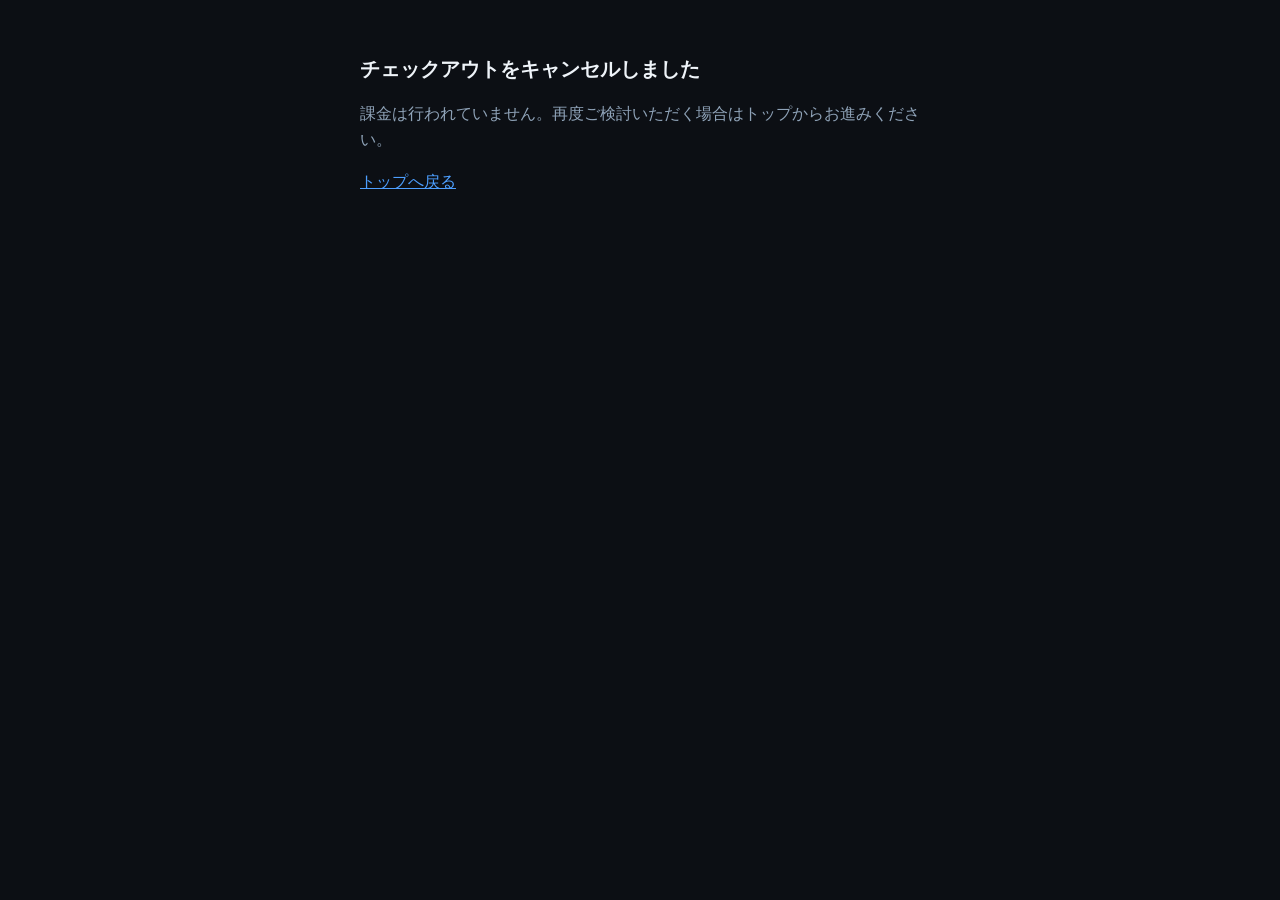
<file: tools/revenue/templates/cancel.html>
<!DOCTYPE html>
<html lang="ja">
<head>
  <meta charset="UTF-8" />
  <meta name="viewport" content="width=device-width, initial-scale=1" />
  <title>チェックアウトをキャンセルしました</title>
  <style>
    body {
      margin: 0;
      font-family: "Segoe UI", "Hiragino Sans", Meiryo, sans-serif;
      background: #0c0f14;
      color: #eef3f8;
      line-height: 1.6;
    }
    .wrap { max-width: 560px; margin: 0 auto; padding: 2.5rem 1.25rem; }
    a { color: #4d9fff; }
  </style>
</head>
<body>
  <div class="wrap">
    <h1 style="font-size:1.25rem;">チェックアウトをキャンセルしました</h1>
    <p style="color:#8fa3b8;">課金は行われていません。再度ご検討いただく場合はトップからお進みください。</p>
    <p><a href="{{ url_for('index') }}">トップへ戻る</a></p>
  </div>
</body>
</html>
</file>
<file: tarot_lp/styles.css>
:root {
  --bg: #0d0717;
  --bg2: #140c24;
  --panel: #1c1233;
  --text: #f3e9ff;
  --muted: #b9a8d1;
  --line: #6f58a5;
  --accent: #b38cff;
  --accent2: #ffd98a;
}

* {
  box-sizing: border-box;
}

body {
  margin: 0;
  color: var(--text);
  font-family: "Segoe UI", sans-serif;
  background:
    radial-gradient(circle at 18% 15%, rgba(179, 140, 255, 0.22), transparent 38%),
    radial-gradient(circle at 80% 0%, rgba(255, 217, 138, 0.13), transparent 35%),
    linear-gradient(180deg, var(--bg), var(--bg2));
  min-height: 100vh;
}

.page {
  max-width: 1120px;
  margin: 0 auto;
  padding: 32px 20px 60px;
}

.hero {
  border: 1px solid var(--line);
  background: rgba(28, 18, 51, 0.72);
  padding: 28px;
  border-radius: 18px;
  box-shadow: 0 20px 60px rgba(0, 0, 0, 0.25);
}

.brand {
  margin: 0;
  color: var(--accent2);
  letter-spacing: 3px;
  font-size: 12px;
}

h1,
h2 {
  font-family: Georgia, serif;
}

h1 {
  margin: 10px 0 12px;
  font-size: clamp(28px, 5vw, 44px);
}

.lead {
  color: var(--muted);
  line-height: 1.8;
}

.actions {
  display: flex;
  flex-wrap: wrap;
  gap: 12px;
  margin-top: 16px;
}

.btn {
  border: 1px solid var(--line);
  border-radius: 999px;
  padding: 11px 18px;
  color: var(--text);
  cursor: pointer;
  font-weight: 600;
}

.primary {
  background: linear-gradient(90deg, #8557e8, #a56bff);
  border-color: transparent;
}

.ghost {
  background: transparent;
}

.draw,
.gallery-section {
  margin-top: 24px;
  background: rgba(28, 18, 51, 0.6);
  border: 1px solid var(--line);
  border-radius: 16px;
  padding: 22px;
}

.draw-result {
  min-height: 100px;
}

.draw-result img {
  width: min(280px, 92%);
  border-radius: 14px;
  border: 1px solid var(--line);
  display: block;
}

.draw-result .name {
  margin-top: 12px;
  font-weight: 700;
}

.small {
  color: var(--muted);
}

.gallery {
  margin-top: 14px;
  display: grid;
  grid-template-columns: repeat(auto-fill, minmax(130px, 1fr));
  gap: 12px;
}

.card {
  background: rgba(13, 7, 23, 0.65);
  border: 1px solid #4f3a7d;
  border-radius: 12px;
  overflow: hidden;
  transition: transform 0.18s ease;
}

.card:hover {
  transform: translateY(-3px);
}

.card img {
  width: 100%;
  display: block;
  aspect-ratio: 3 / 5;
  object-fit: cover;
}

.card p {
  margin: 0;
  padding: 8px 8px 10px;
  font-size: 12px;
  color: var(--muted);
}

.hidden {
  display: none;
}
</file>
<file: paid-oracle-site-main/assets/css/oracle.css>
/* 有料オラクル — 他LPと差がつくようシンプルに。後から差し替え可 */
:root {
  --bg: #0f1114;
  --surface: #1a1e24;
  --text: #e8eaef;
  --muted: #9aa3b2;
  --accent: #c9a227;
  --border: #2a313c;
  --font: system-ui, "Segoe UI", sans-serif;
}

*,
*::before,
*::after {
  box-sizing: border-box;
}

body {
  margin: 0;
  min-height: 100vh;
  font-family: var(--font);
  background: radial-gradient(1200px 600px at 20% -10%, #1f2430 0%, var(--bg) 55%);
  color: var(--text);
  line-height: 1.6;
}

a {
  color: var(--accent);
}

code {
  font-size: 0.9em;
  background: var(--surface);
  padding: 0.15em 0.4em;
  border-radius: 4px;
  border: 1px solid var(--border);
}

.site-header {
  max-width: 40rem;
  margin: 0 auto;
  padding: 2.5rem 1.25rem 1rem;
}

.site-header.compact {
  padding-top: 1.5rem;
}

.eyebrow {
  letter-spacing: 0.12em;
  text-transform: uppercase;
  font-size: 0.7rem;
  color: var(--muted);
  margin: 0 0 0.5rem;
}

h1 {
  font-size: clamp(1.75rem, 4vw, 2.25rem);
  font-weight: 650;
  margin: 0 0 0.75rem;
  letter-spacing: -0.02em;
}

.lede {
  margin: 0;
  color: var(--muted);
  font-size: 1.05rem;
}

.lede.small,
.small {
  font-size: 0.875rem;
}

.stack {
  max-width: 40rem;
  margin: 0 auto;
  padding: 0 1.25rem 3rem;
  display: flex;
  flex-direction: column;
  gap: 1.25rem;
}

.card {
  background: var(--surface);
  border: 1px solid var(--border);
  border-radius: 12px;
  padding: 1.25rem 1.35rem;
}

.card h2 {
  margin: 0 0 0.75rem;
  font-size: 1.15rem;
}

.steps {
  margin: 0;
  padding-left: 1.2rem;
}

.steps li {
  margin-bottom: 0.5rem;
}

.btn {
  display: inline-block;
  margin-top: 0.75rem;
  padding: 0.65rem 1.1rem;
  border-radius: 8px;
  font-weight: 600;
  text-decoration: none;
  border: 1px solid transparent;
  cursor: pointer;
  font-size: 1rem;
}

.btn-primary {
  background: linear-gradient(180deg, #d4af37, #a67c00);
  color: #1a1408;
  border-color: #8a6a1a;
}

.btn-primary:hover {
  filter: brightness(1.05);
}

.btn-ghost {
  background: transparent;
  color: var(--text);
  border-color: var(--border);
}

.hint {
  display: block;
  margin-top: 0.5rem;
  color: var(--muted);
  font-size: 0.8rem;
}

.site-footer {
  max-width: 40rem;
  margin: 0 auto;
  padding: 0 1.25rem 2.5rem;
  color: var(--muted);
  font-size: 0.85rem;
}

.field {
  display: flex;
  flex-direction: column;
  gap: 0.35rem;
  margin-top: 1rem;
}

.field span {
  font-size: 0.85rem;
  color: var(--muted);
}

textarea {
  width: 100%;
  padding: 0.65rem 0.75rem;
  border-radius: 8px;
  border: 1px solid var(--border);
  background: #12151a;
  color: var(--text);
  font-family: inherit;
  resize: vertical;
}

.is-hidden[hidden],
.is-hidden {
  display: none !important;
}

.spread-placeholder {
  margin: 1rem 0;
  padding: 2rem 1rem;
  text-align: center;
  border: 1px dashed var(--border);
  border-radius: 8px;
  color: var(--muted);
  font-size: 0.9rem;
}

.reading-main {
  padding-bottom: 4rem;
}
</file>
<file: paid-oracle-site-main/assets/css/paid-reading.css>
/* 有料鑑定 — モバイル優先（携帯で触りやすいサイズ・安全領域） */

@import url("https://fonts.googleapis.com/css2?family=Shippori+Mincho:wght@400;600;700&family=Zen+Kaku+Gothic+New:wght@400;500;700&display=swap");

:root {
  --pr-bg: #0c0b0a;
  --pr-bg-elevated: #161311;
  --pr-surface: #1f1c18;
  --pr-border: #3d3429;
  --pr-text: #f2ebe3;
  --pr-muted: #a89b8c;
  --pr-gold: #d4af37;
  --pr-gold-dim: #9a7b2c;
  --pr-accent: #c9a87a;
  --pr-danger: #c45c5c;
  --font-display: "Shippori Mincho", "Hiragino Mincho ProN", serif;
  --font-body: "Zen Kaku Gothic New", "Hiragino Sans", sans-serif;
  /* ノッチ・ホームバー分（iOS 等） */
  --pr-safe-x: max(1rem, env(safe-area-inset-left, 0px), env(safe-area-inset-right, 0px));
  --pr-safe-bottom: max(1.25rem, env(safe-area-inset-bottom, 0px));
  --pr-touch-min: 48px;
}

*,
*::before,
*::after {
  box-sizing: border-box;
}

body.paid-reading {
  margin: 0;
  min-height: 100vh;
  min-height: 100dvh;
  font-family: var(--font-body);
  /* 16px 以上で iOS の入力時ズームを防ぐ */
  font-size: 16px;
  line-height: 1.7;
  color: var(--pr-text);
  background:
    radial-gradient(ellipse 900px 500px at 80% -20%, rgba(212, 175, 55, 0.08) 0%, transparent 55%),
    radial-gradient(ellipse 700px 400px at 10% 110%, rgba(90, 70, 50, 0.25) 0%, transparent 50%),
    var(--pr-bg);
  -webkit-text-size-adjust: 100%;
  text-size-adjust: 100%;
}

.pr-skip {
  position: absolute;
  left: -9999px;
  top: auto;
  width: 1px;
  height: 1px;
  overflow: hidden;
}
.pr-skip:focus {
  left: 1rem;
  top: 1rem;
  width: auto;
  height: auto;
  padding: 0.5rem 1rem;
  background: var(--pr-surface);
  border: 1px solid var(--pr-gold);
  z-index: 100;
}

.pr-header {
  max-width: 52rem;
  margin: 0 auto;
  padding: 1.15rem var(--pr-safe-x) 0.85rem;
  text-align: center;
  border-bottom: 1px solid var(--pr-border);
}

@media (min-width: 768px) {
  .pr-header {
    padding: 2.25rem 1.25rem 1rem;
  }
}

.pr-header__badge {
  font-size: 0.68rem;
  letter-spacing: 0.28em;
  color: var(--pr-gold-dim);
  margin: 0 0 0.75rem;
}

.pr-header__title {
  font-family: var(--font-display);
  font-weight: 700;
  font-size: clamp(1.6rem, 4.5vw, 2.1rem);
  margin: 0 0 0.65rem;
  letter-spacing: 0.04em;
}

.pr-header__sub {
  margin: 0 auto;
  max-width: 36rem;
  color: var(--pr-muted);
  font-size: 0.9rem;
}

@media (min-width: 768px) {
  .pr-header__sub {
    font-size: 0.95rem;
  }
}


/* ステップ：狭い画面は横スクロール（親指で一覧しやすい） */
.pr-steps {
  display: flex;
  flex-wrap: nowrap;
  justify-content: flex-start;
  gap: 0.4rem;
  max-width: 52rem;
  margin: 1rem auto 0;
  padding: 0 var(--pr-safe-x) 0.35rem;
  list-style: none;
  overflow-x: auto;
  -webkit-overflow-scrolling: touch;
  scroll-snap-type: x proximity;
  scrollbar-width: thin;
}

.pr-steps li {
  flex: 0 0 auto;
  scroll-snap-align: start;
  font-size: 0.72rem;
  color: var(--pr-muted);
  padding: 0.45rem 0.75rem;
  border-radius: 999px;
  border: 1px solid var(--pr-border);
  background: var(--pr-bg-elevated);
  white-space: nowrap;
}

@media (min-width: 768px) {
  .pr-steps {
    flex-wrap: wrap;
    justify-content: center;
    overflow-x: visible;
    padding-bottom: 0;
    gap: 0.35rem 0.75rem;
  }
  .pr-steps li {
    font-size: 0.78rem;
    padding: 0.25rem 0.65rem;
  }
}

.pr-steps li.is-active {
  color: var(--pr-bg);
  background: linear-gradient(135deg, var(--pr-gold), #b8922e);
  border-color: transparent;
  font-weight: 700;
}


.pr-main {
  max-width: 52rem;
  margin: 0 auto;
  padding: 1rem var(--pr-safe-x) var(--pr-safe-bottom);
  padding-bottom: calc(var(--pr-safe-bottom) + 2.5rem);
}

@media (min-width: 768px) {
  .pr-main {
    padding: 1.5rem 1.25rem 4rem;
  }
}

.pr-panel {
  background: var(--pr-surface);
  border: 1px solid var(--pr-border);
  border-radius: 16px;
  padding: 1.15rem 1rem 1.35rem;
  margin-bottom: 1rem;
  box-shadow: 0 12px 40px rgba(0, 0, 0, 0.35);
}

@media (min-width: 768px) {
  .pr-panel {
    padding: 1.5rem 1.35rem 1.75rem;
    margin-bottom: 1.25rem;
    border-radius: 14px;
  }
}

.pr-panel h2 {
  font-family: var(--font-display);
  font-size: 1.2rem;
  font-weight: 700;
  margin: 0 0 0.5rem;
  color: var(--pr-text);
}

@media (min-width: 768px) {
  .pr-panel h2 {
    font-size: 1.25rem;
  }
}

.pr-panel__lead {
  margin: 0 0 1.1rem;
  color: var(--pr-muted);
  font-size: 0.9rem;
}

@media (min-width: 768px) {
  .pr-panel__lead {
    margin: 0 0 1.25rem;
    font-size: 0.92rem;
  }
}

.pr-form-grid {
  display: grid;
  gap: 1.1rem;
}

.pr-field span,
.pr-field label {
  display: block;
  font-size: 0.82rem;
  font-weight: 500;
  color: var(--pr-accent);
  margin-bottom: 0.35rem;
}

.pr-textarea,
.pr-input-date {
  width: 100%;
  max-width: 100%;
  padding: 0.75rem 0.85rem;
  min-height: var(--pr-touch-min);
  border-radius: 10px;
  border: 1px solid var(--pr-border);
  background: var(--pr-bg-elevated);
  color: var(--pr-text);
  font-family: inherit;
  font-size: 16px;
  line-height: 1.5;
}

.pr-textarea {
  min-height: 9rem;
  resize: vertical;
  field-sizing: content;
}

.pr-textarea:focus,
.pr-input-date:focus {
  outline: 2px solid rgba(212, 175, 55, 0.45);
  outline-offset: 1px;
}

.pr-row-2 {
  display: grid;
  gap: 1rem;
}
@media (min-width: 560px) {
  .pr-row-2 {
    grid-template-columns: 1fr 1fr;
  }
}

.pr-check {
  display: flex;
  align-items: flex-start;
  gap: 0.5rem;
  font-size: 0.88rem;
  color: var(--pr-muted);
  cursor: pointer;
}
.pr-check input {
  margin-top: 0.25rem;
  accent-color: var(--pr-gold);
}

.pr-hint {
  font-size: 0.78rem;
  color: var(--pr-muted);
  margin: 0.35rem 0 0;
}

.pr-error {
  font-size: 0.82rem;
  color: var(--pr-danger);
  margin: 0.5rem 0 0;
  min-height: 1.25rem;
}

.pr-btn {
  display: flex;
  align-items: center;
  justify-content: center;
  width: 100%;
  margin-top: 1rem;
  padding: 0.95rem 1.25rem;
  min-height: var(--pr-touch-min);
  font-family: var(--font-body);
  font-size: 1rem;
  font-weight: 700;
  color: var(--pr-bg);
  background: linear-gradient(135deg, #e8c76a, var(--pr-gold-dim));
  border: none;
  border-radius: 12px;
  cursor: pointer;
  letter-spacing: 0.04em;
  transition: transform 0.12s ease, box-shadow 0.12s ease, filter 0.12s ease;
  touch-action: manipulation;
}
.pr-btn:hover:not(:disabled) {
  transform: translateY(-1px);
  box-shadow: 0 8px 24px rgba(212, 175, 55, 0.25);
}
.pr-btn:active:not(:disabled) {
  transform: scale(0.98);
  filter: brightness(1.05);
}
.pr-btn:disabled {
  opacity: 0.45;
  cursor: not-allowed;
}

@media (min-width: 480px) {
  .pr-btn {
    width: auto;
    min-width: min(100%, 280px);
    border-radius: 999px;
  }
}

.pr-shuffle-msg {
  min-height: 1.25rem;
  font-size: 0.85rem;
  color: var(--pr-gold-dim);
  margin: 0.75rem 0 0;
}

/* モバイルは横スクロール、PCはグリッド */
.spread-row {
  display: flex;
  gap: 0.75rem;
  margin: 1rem 0 1.5rem;
  overflow-x: auto;
  -webkit-overflow-scrolling: touch;
  scroll-snap-type: x mandatory;
  padding-bottom: 0.5rem;
}

.spread-row > .spread-slot {
  flex: 0 0 min(70vw, 220px);
  scroll-snap-align: center;
}

@media (min-width: 600px) {
  .spread-row {
    display: grid;
    grid-template-columns: repeat(auto-fit, minmax(160px, 1fr));
    overflow-x: visible;
  }
  .spread-row > .spread-slot {
    flex: none;
  }
}

.spread-slot {
  background: var(--pr-bg-elevated);
  border: 1px solid var(--pr-border);
  border-radius: 12px;
  padding: 0.6rem 0.5rem 0.75rem;
}

.spread-slot__label {
  font-family: var(--font-display);
  font-size: 0.85rem;
  font-weight: 700;
  color: var(--pr-gold);
  text-align: center;
  margin-bottom: 0.25rem;
}
.spread-slot__hint {
  display: none;
}

.tarot-card {
  text-align: center;
  padding: 0;
  border-radius: 0;
  background: transparent;
  border: none;
}

.tarot-card__face {
  position: relative;
  width: 100%;
  margin: 0 auto 0.4rem;
  aspect-ratio: 300 / 527;
  border-radius: 8px;
  overflow: hidden;
  background: linear-gradient(160deg, #2e2a22 0%, #141210 100%);
  border: 1px solid rgba(61, 52, 41, 0.85);
  box-shadow: 0 4px 16px rgba(0, 0, 0, 0.4);
}

.tarot-card__img {
  position: absolute;
  inset: 0;
  width: 100%;
  height: 100%;
  object-fit: contain;
  transition: opacity 0.25s ease;
}

.tarot-card__img.is-hidden {
  opacity: 0;
}

.tarot-card__glyph {
  position: absolute;
  inset: 0;
  display: flex;
  align-items: center;
  justify-content: center;
  font-size: 2.25rem;
  opacity: 0.88;
  pointer-events: none;
}

.tarot-card__glyph.is-behind-image {
  display: none;
}
.tarot-card__name {
  font-family: var(--font-display);
  font-size: 0.9rem;
  font-weight: 600;
  margin-top: 0.15rem;
}

/* 鑑定結果（HTML） */
.pr-reading-root {
  text-align: left;
}

.pr-sec {
  margin-bottom: 1.75rem;
  padding-bottom: 1.5rem;
  border-bottom: 1px solid var(--pr-border);
}
.pr-sec:last-of-type {
  border-bottom: 0;
}

.pr-sec h3 {
  font-family: var(--font-display);
  font-size: 1.05rem;
  font-weight: 700;
  color: var(--pr-gold);
  margin: 0 0 0.85rem;
  letter-spacing: 0.06em;
}

.pr-sec p,
.pr-sec li {
  margin: 0 0 0.75rem;
  color: var(--pr-text);
  font-size: 0.92rem;
}

.pr-card-block {
  background: var(--pr-bg-elevated);
  border: 1px solid var(--pr-border);
  border-radius: 10px;
  padding: 1rem 1rem 1.1rem;
  margin-bottom: 1rem;
}

.pr-card-block__title {
  font-family: var(--font-display);
  font-size: 0.95rem;
  font-weight: 700;
  margin: 0 0 0.35rem;
  color: var(--pr-accent);
}

.pr-card-block__sub {
  font-size: 0.78rem;
  color: var(--pr-muted);
  margin: 0 0 0.65rem;
}

.pr-date-list {
  list-style: none;
  padding: 0;
  margin: 0;
}

.pr-date-list li {
  padding: 0.65rem 0.85rem;
  margin-bottom: 0.65rem;
  background: var(--pr-bg-elevated);
  border-radius: 8px;
  border-left: 3px solid var(--pr-gold);
}

.pr-date-list strong {
  color: var(--pr-gold);
  font-size: 1rem;
}

.pr-disclaimer {
  font-size: 0.78rem;
  color: var(--pr-muted);
  margin: 1.5rem 0 0;
  line-height: 1.65;
}

.summary-box {
  background: var(--pr-bg-elevated);
  border: 1px solid var(--pr-border);
  border-radius: 12px;
  padding: 1.25rem 1.15rem;
  min-height: 8rem;
}

.pr-back {
  display: inline-block;
  margin-top: 1.25rem;
  font-size: 0.88rem;
  color: var(--pr-accent);
  text-decoration: none;
}
.pr-back:hover {
  text-decoration: underline;
}

.pr-footer-note {
  max-width: 52rem;
  margin: 0 auto;
  padding: 0 var(--pr-safe-x) var(--pr-safe-bottom);
  font-size: 0.75rem;
  color: var(--pr-muted);
  text-align: center;
  line-height: 1.6;
}

.phase.is-hidden {
  display: none !important;
}

@media print {
  body.paid-reading {
    background: #fff;
    color: #111;
  }
  .pr-header__badge,
  .pr-steps,
  .pr-log-wrap,
  .pr-footer-note,
  .pr-token,
  .pr-btn,
  .pr-back {
    display: none !important;
  }
  .pr-panel,
  .summary-box,
  .tarot-card,
  .spread-slot {
    border-color: #ccc;
    box-shadow: none;
    break-inside: avoid;
  }
}
</file>
